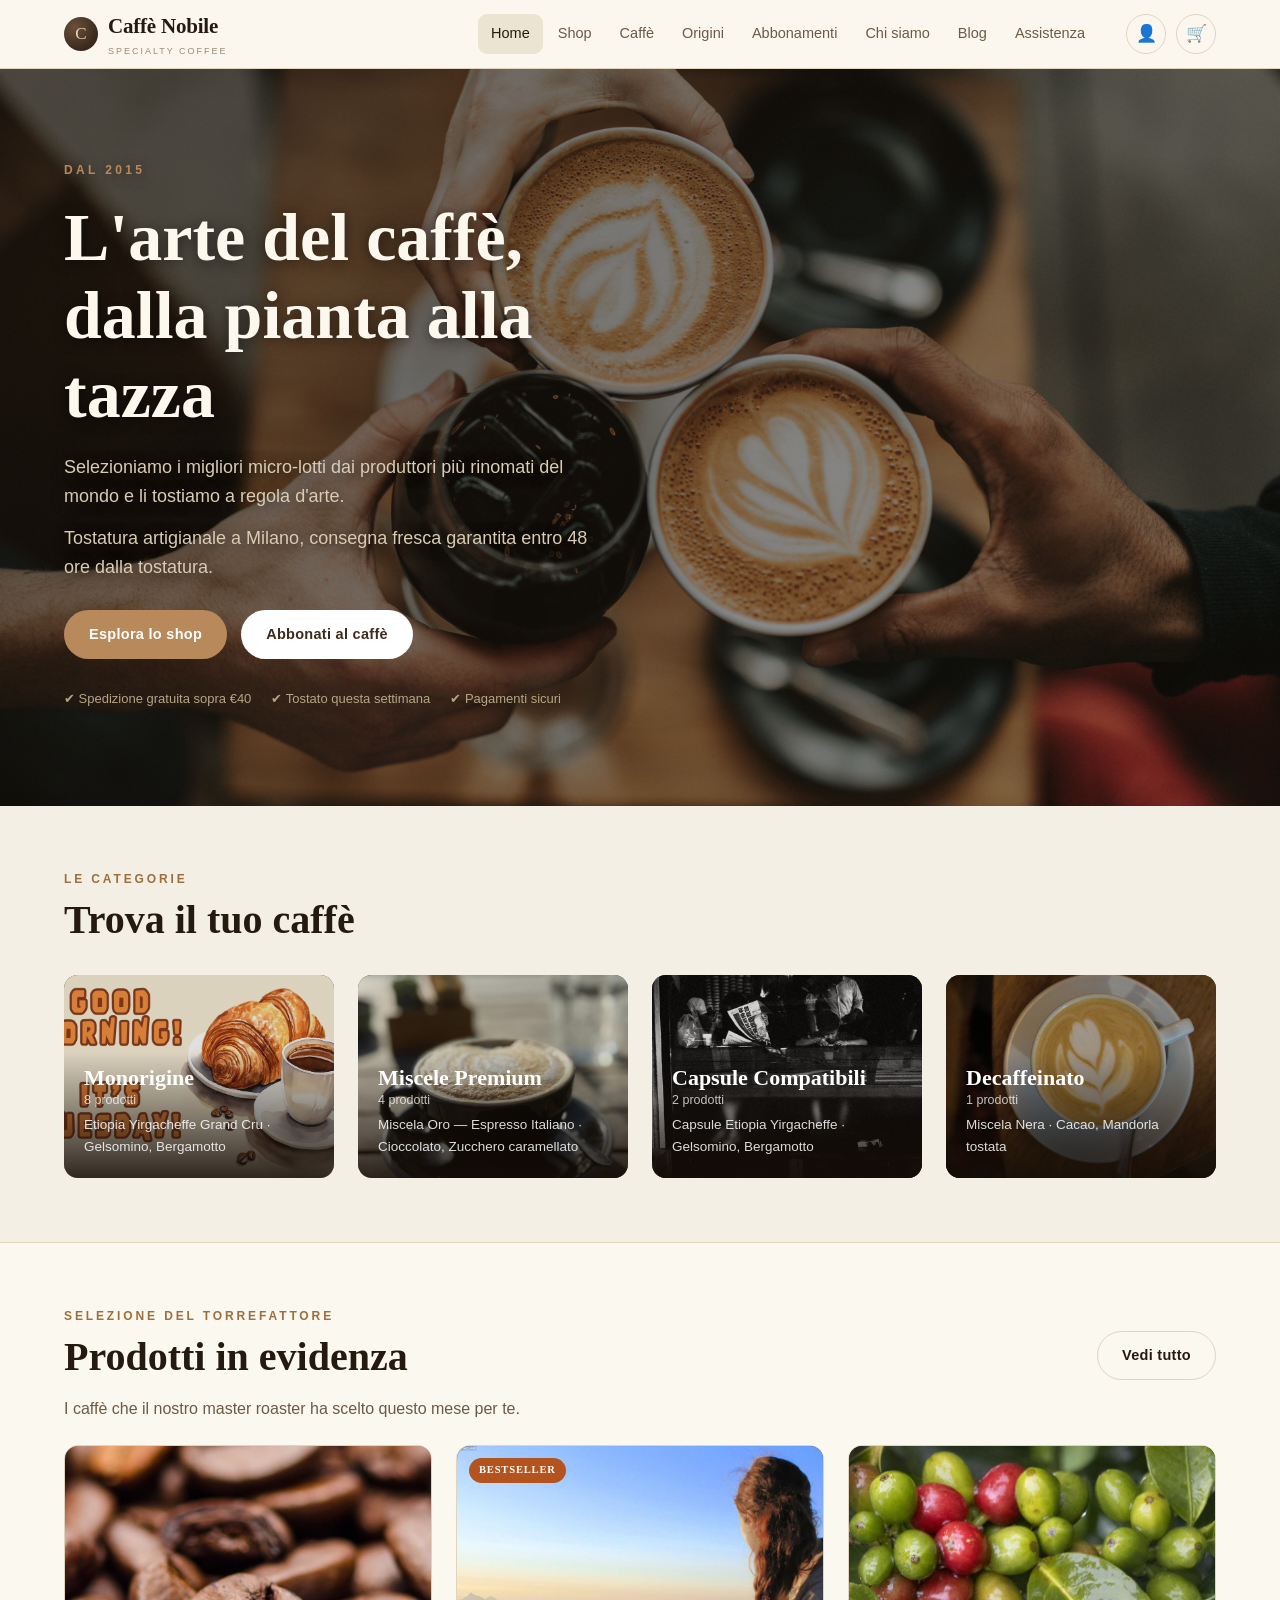
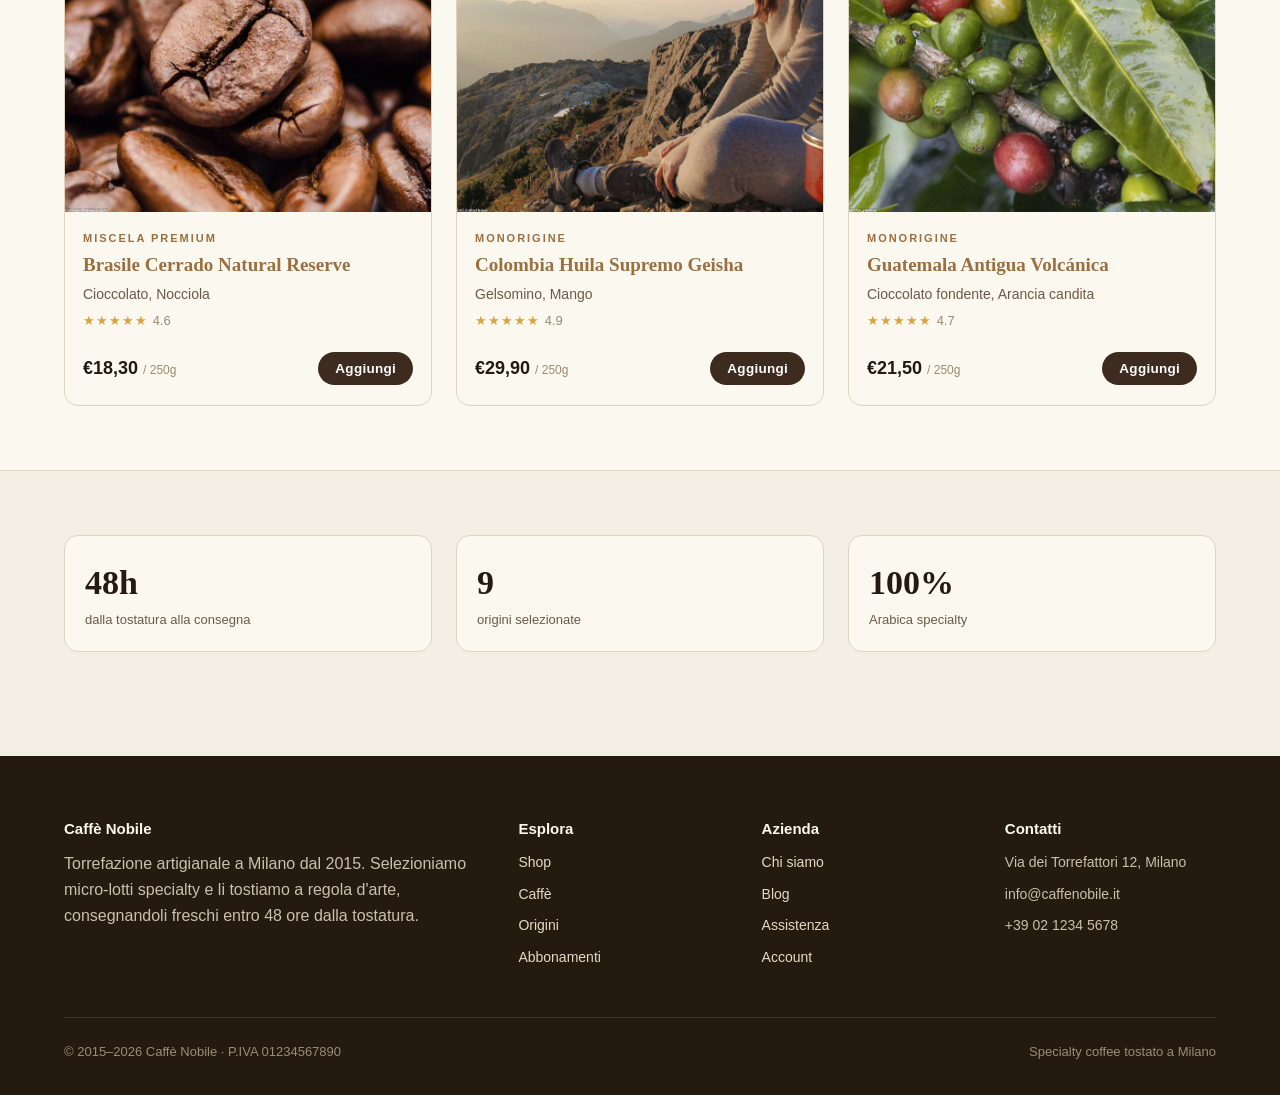
<file: caffe-nobile/index.html>
<!DOCTYPE html>
<html lang="it">
<head>
  <meta charset="UTF-8">
  <meta name="viewport" content="width=device-width, initial-scale=1.0">
  <title>Caffè Nobile — Specialty Coffee</title>
  <meta name="description" content="Caffè specialty tostato artigianalmente a Milano. Micro-lotti selezionati, consegna fresca entro 48 ore dalla tostatura.">
  <link rel="stylesheet" href="assets/css/design-system.css">
</head>
<body>
  <header class="site-header">
    <div class="container header-inner">
      <a class="brand" href="index.html">
        <span class="brand-mark">C</span>
        <span>
          <span class="brand-name">Caffè Nobile</span>
          <span class="brand-tag">Specialty Coffee</span>
        </span>
      </a>
      <nav class="nav">
        <a href="index.html" class="active">Home</a>
        <a href="shop.html">Shop</a>
        <a href="caffe.html">Caffè</a>
        <a href="origini.html">Origini</a>
        <a href="abbonamenti.html">Abbonamenti</a>
        <a href="chi-siamo.html">Chi siamo</a>
        <a href="blog.html">Blog</a>
        <a href="assistenza.html">Assistenza</a>
      </nav>
      <div class="header-actions">
        <a href="account.html" class="icon-btn" title="Account">👤</a>
        <a href="cart.html" class="icon-btn" title="Carrello">🛒<span class="cart-count" data-cart-count style="display:none">0</span></a>
        <button class="nav-toggle" aria-label="Menu">☰</button>
      </div>
    </div>
  </header>

  <section class="hero">
    <div class="container">
      <div class="hero-kicker">Dal 2015</div>
      <h1>L'arte del caffè,<br>dalla pianta alla tazza</h1>
      <p>Selezioniamo i migliori micro-lotti dai produttori più rinomati del mondo e li tostiamo a regola d'arte.</p>
      <p>Tostatura artigianale a Milano, consegna fresca garantita entro 48 ore dalla tostatura.</p>
      <div class="hero-actions">
        <a href="shop.html" class="btn btn-accent">Esplora lo shop</a>
        <a href="abbonamenti.html" class="btn btn-light">Abbonati al caffè</a>
      </div>
      <div class="hero-note">
        <span>✔ Spedizione gratuita sopra €40</span>
        <span>✔ Tostato questa settimana</span>
        <span>✔ Pagamenti sicuri</span>
      </div>
    </div>
  </section>

  <section class="section">
    <div class="container">
      <div class="section-head">
        <div>
          <div class="section-kicker">Le categorie</div>
          <h2>Trova il tuo caffè</h2>
        </div>
      </div>
      <div class="grid grid-4" id="categories"></div>
    </div>
  </section>

  <section class="section section-alt">
    <div class="container">
      <div class="section-head">
        <div>
          <div class="section-kicker">Selezione del torrefattore</div>
          <h2>Prodotti in evidenza</h2>
        </div>
        <a href="shop.html" class="btn btn-ghost">Vedi tutto</a>
      </div>
      <p class="section-sub" style="margin-top:-16px; margin-bottom:24px;">I caffè che il nostro master roaster ha scelto questo mese per te.</p>
      <div class="grid grid-3" id="featured"></div>
    </div>
  </section>

  <section class="section">
    <div class="container">
      <div class="grid grid-3">
        <div class="stat">
          <div class="stat-num">48h</div>
          <div class="stat-label">dalla tostatura alla consegna</div>
        </div>
        <div class="stat">
          <div class="stat-num">9</div>
          <div class="stat-label">origini selezionate</div>
        </div>
        <div class="stat">
          <div class="stat-num">100%</div>
          <div class="stat-label">Arabica specialty</div>
        </div>
      </div>
    </div>
  </section>

  <footer class="footer">
    <div class="container">
      <div class="footer-grid">
        <div>
          <h4>Caffè Nobile</h4>
          <p>Torrefazione artigianale a Milano dal 2015. Selezioniamo micro-lotti specialty e li tostiamo a regola d'arte, consegnandoli freschi entro 48 ore dalla tostatura.</p>
        </div>
        <div>
          <h4>Esplora</h4>
          <ul>
            <li><a href="shop.html">Shop</a></li>
            <li><a href="caffe.html">Caffè</a></li>
            <li><a href="origini.html">Origini</a></li>
            <li><a href="abbonamenti.html">Abbonamenti</a></li>
          </ul>
        </div>
        <div>
          <h4>Azienda</h4>
          <ul>
            <li><a href="chi-siamo.html">Chi siamo</a></li>
            <li><a href="blog.html">Blog</a></li>
            <li><a href="assistenza.html">Assistenza</a></li>
            <li><a href="account.html">Account</a></li>
          </ul>
        </div>
        <div>
          <h4>Contatti</h4>
          <ul>
            <li>Via dei Torrefattori 12, Milano</li>
            <li>info@caffenobile.it</li>
            <li>+39 02 1234 5678</li>
          </ul>
        </div>
      </div>
      <div class="footer-bottom">
        <span>© 2015–2026 Caffè Nobile · P.IVA 01234567890</span>
        <span>Specialty coffee tostato a Milano</span>
      </div>
    </div>
  </footer>

  <script src="assets/js/catalog.js"></script>
  <script src="assets/js/main.js"></script>
  <script>
    const CATS = [
      { name: "Monorigine", count: 8, rep: "Etiopia Yirgacheffe Grand Cru", sub: "Gelsomino, Bergamotto", img: "assets/img/cat-monorigine.jpg", link: "shop.html?cat=Monorigine" },
      { name: "Miscele Premium", count: 4, rep: "Miscela Oro — Espresso Italiano", sub: "Cioccolato, Zucchero caramellato", img: "assets/img/cat-miscela.jpg", link: "shop.html?cat=Miscela Premium" },
      { name: "Capsule Compatibili", count: 2, rep: "Capsule Etiopia Yirgacheffe", sub: "Gelsomino, Bergamotto", img: "assets/img/cat-capsule.jpg", link: "shop.html?cat=Capsule" },
      { name: "Decaffeinato", count: 1, rep: "Miscela Nera", sub: "Cacao, Mandorla tostata", img: "assets/img/cat-decaf.jpg", link: "shop.html?cat=Decaffeinato" },
    ];
    document.getElementById("categories").innerHTML = CATS.map(c => `
      <a class="cat-tile" href="${c.link}">
        <img src="${c.img}" alt="${c.name}" loading="lazy">
        <h3 class="cat-name">${c.name}</h3>
        <span class="cat-count">${c.count} prodotti</span>
        <p class="cat-desc">${c.rep} · ${c.sub}</p>
      </a>`).join("");

    const featuredIds = ["brasile-cerrado", "colombia-huila", "guatemala-antigua"];
    renderProducts(document.getElementById("featured"), featuredIds.map(findProduct));
  </script>
</body>
</html>
</file>
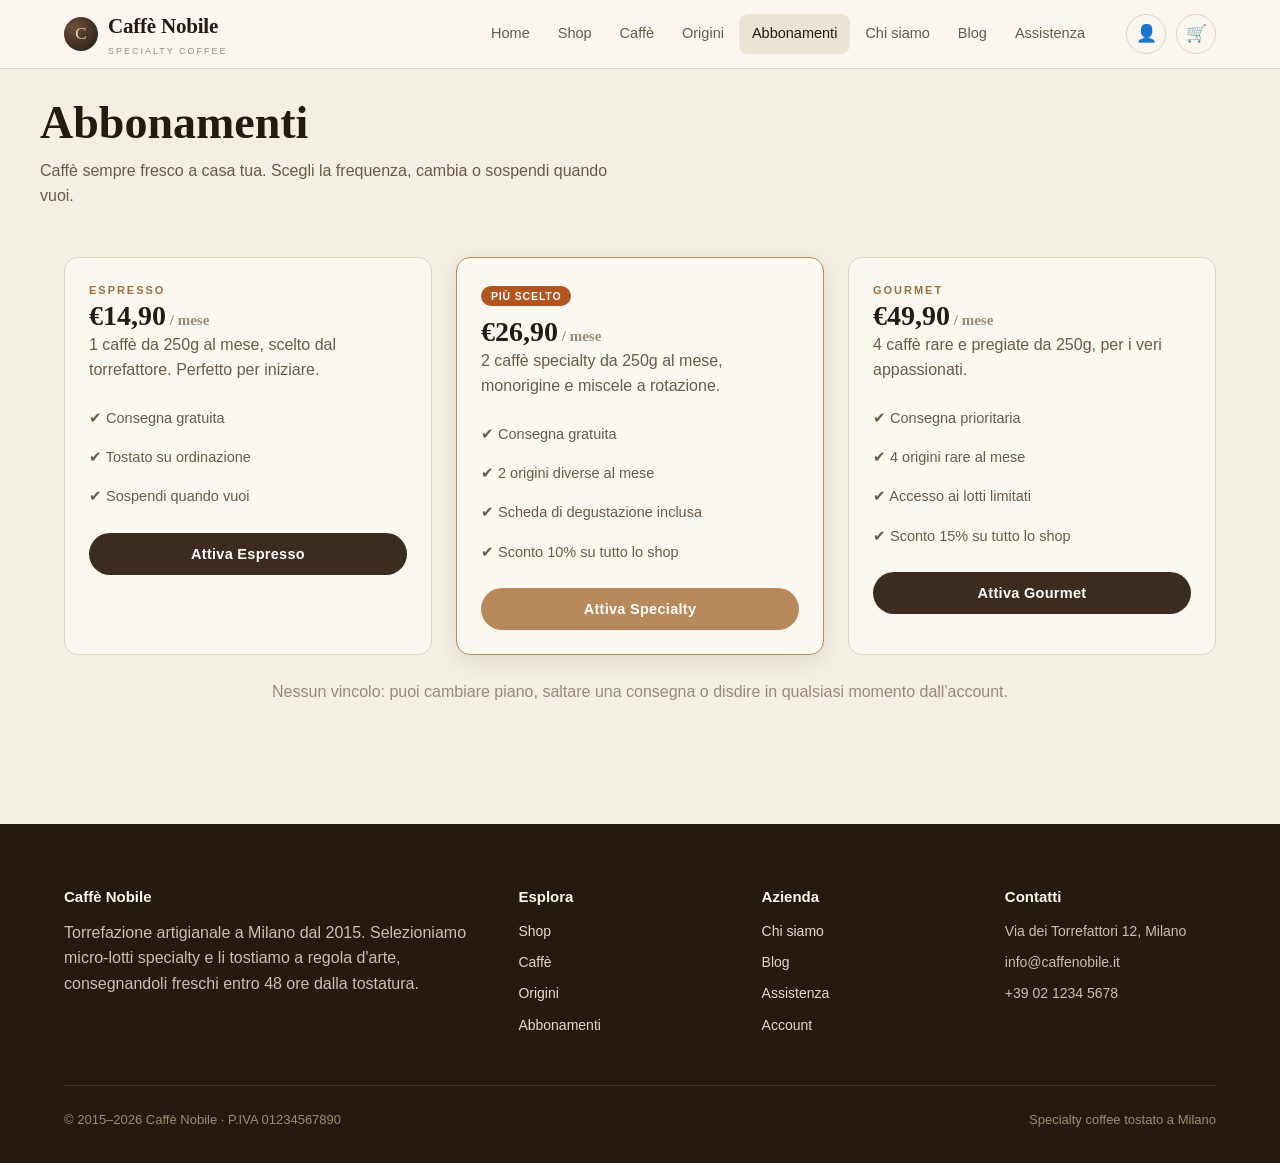
<file: caffe-nobile/abbonamenti.html>
<!DOCTYPE html>
<html lang="it">
<head>
  <meta charset="UTF-8">
  <meta name="viewport" content="width=device-width, initial-scale=1.0">
  <title>Abbonamenti — Caffè Nobile</title>
  <link rel="stylesheet" href="assets/css/design-system.css">
</head>
<body>
  <header class="site-header">
    <div class="container header-inner">
      <a class="brand" href="index.html">
        <span class="brand-mark">C</span>
        <span>
          <span class="brand-name">Caffè Nobile</span>
          <span class="brand-tag">Specialty Coffee</span>
        </span>
      </a>
      <nav class="nav">
        <a href="index.html">Home</a>
        <a href="shop.html">Shop</a>
        <a href="caffe.html">Caffè</a>
        <a href="origini.html">Origini</a>
        <a href="abbonamenti.html" class="active">Abbonamenti</a>
        <a href="chi-siamo.html">Chi siamo</a>
        <a href="blog.html">Blog</a>
        <a href="assistenza.html">Assistenza</a>
      </nav>
      <div class="header-actions">
        <a href="account.html" class="icon-btn" title="Account">👤</a>
        <a href="cart.html" class="icon-btn" title="Carrello">🛒<span class="cart-count" data-cart-count style="display:none">0</span></a>
        <button class="nav-toggle" aria-label="Menu">☰</button>
      </div>
    </div>
  </header>

  <div class="container page-head">
    <h1>Abbonamenti</h1>
    <p>Caffè sempre fresco a casa tua. Scegli la frequenza, cambia o sospendi quando vuoi.</p>
  </div>

  <section class="section" style="padding-top:24px;">
    <div class="container">
      <div class="grid grid-3">
        <div class="panel">
          <div class="product-cat">Espresso</div>
          <h2 style="font-size:28px;">€14,90<span style="font-size:15px; color:var(--ink-faint);"> / mese</span></h2>
          <p style="color:var(--ink-soft);">1 caffè da 250g al mese, scelto dal torrefattore. Perfetto per iniziare.</p>
          <div style="margin:16px 0;">
            <div class="summary-line"><span>✔ Consegna gratuita</span></div>
            <div class="summary-line"><span>✔ Tostato su ordinazione</span></div>
            <div class="summary-line"><span>✔ Sospendi quando vuoi</span></div>
          </div>
          <button class="btn btn-primary btn-block" onclick="addToCart('miscela-casa', 1)">Attiva Espresso</button>
        </div>
        <div class="panel" style="border-color:var(--accent); box-shadow:var(--shadow-md);">
          <span class="product-badge bestseller" style="position:static;">Più scelto</span>
          <h2 style="font-size:28px; margin-top:8px;">€26,90<span style="font-size:15px; color:var(--ink-faint);"> / mese</span></h2>
          <p style="color:var(--ink-soft);">2 caffè specialty da 250g al mese, monorigine e miscele a rotazione.</p>
          <div style="margin:16px 0;">
            <div class="summary-line"><span>✔ Consegna gratuita</span></div>
            <div class="summary-line"><span>✔ 2 origini diverse al mese</span></div>
            <div class="summary-line"><span>✔ Scheda di degustazione inclusa</span></div>
            <div class="summary-line"><span>✔ Sconto 10% su tutto lo shop</span></div>
          </div>
          <button class="btn btn-accent btn-block" onclick="addToCart('colombia-huila', 1)">Attiva Specialty</button>
        </div>
        <div class="panel">
          <div class="product-cat">Gourmet</div>
          <h2 style="font-size:28px;">€49,90<span style="font-size:15px; color:var(--ink-faint);"> / mese</span></h2>
          <p style="color:var(--ink-soft);">4 caffè rare e pregiate da 250g, per i veri appassionati.</p>
          <div style="margin:16px 0;">
            <div class="summary-line"><span>✔ Consegna prioritaria</span></div>
            <div class="summary-line"><span>✔ 4 origini rare al mese</span></div>
            <div class="summary-line"><span>✔ Accesso ai lotti limitati</span></div>
            <div class="summary-line"><span>✔ Sconto 15% su tutto lo shop</span></div>
          </div>
          <button class="btn btn-primary btn-block" onclick="addToCart('giappone-okinawa', 1)">Attiva Gourmet</button>
        </div>
      </div>
      <p style="text-align:center; color:var(--ink-faint); margin-top:24px;">Nessun vincolo: puoi cambiare piano, saltare una consegna o disdire in qualsiasi momento dall'account.</p>
    </div>
  </section>

  <footer class="footer">
    <div class="container">
      <div class="footer-grid">
        <div>
          <h4>Caffè Nobile</h4>
          <p>Torrefazione artigianale a Milano dal 2015. Selezioniamo micro-lotti specialty e li tostiamo a regola d'arte, consegnandoli freschi entro 48 ore dalla tostatura.</p>
        </div>
        <div>
          <h4>Esplora</h4>
          <ul>
            <li><a href="shop.html">Shop</a></li>
            <li><a href="caffe.html">Caffè</a></li>
            <li><a href="origini.html">Origini</a></li>
            <li><a href="abbonamenti.html">Abbonamenti</a></li>
          </ul>
        </div>
        <div>
          <h4>Azienda</h4>
          <ul>
            <li><a href="chi-siamo.html">Chi siamo</a></li>
            <li><a href="blog.html">Blog</a></li>
            <li><a href="assistenza.html">Assistenza</a></li>
            <li><a href="account.html">Account</a></li>
          </ul>
        </div>
        <div>
          <h4>Contatti</h4>
          <ul>
            <li>Via dei Torrefattori 12, Milano</li>
            <li>info@caffenobile.it</li>
            <li>+39 02 1234 5678</li>
          </ul>
        </div>
      </div>
      <div class="footer-bottom">
        <span>© 2015–2026 Caffè Nobile · P.IVA 01234567890</span>
        <span>Specialty coffee tostato a Milano</span>
      </div>
    </div>
  </footer>

  <script src="assets/js/catalog.js"></script>
  <script src="assets/js/main.js"></script>
</body>
</html>
</file>
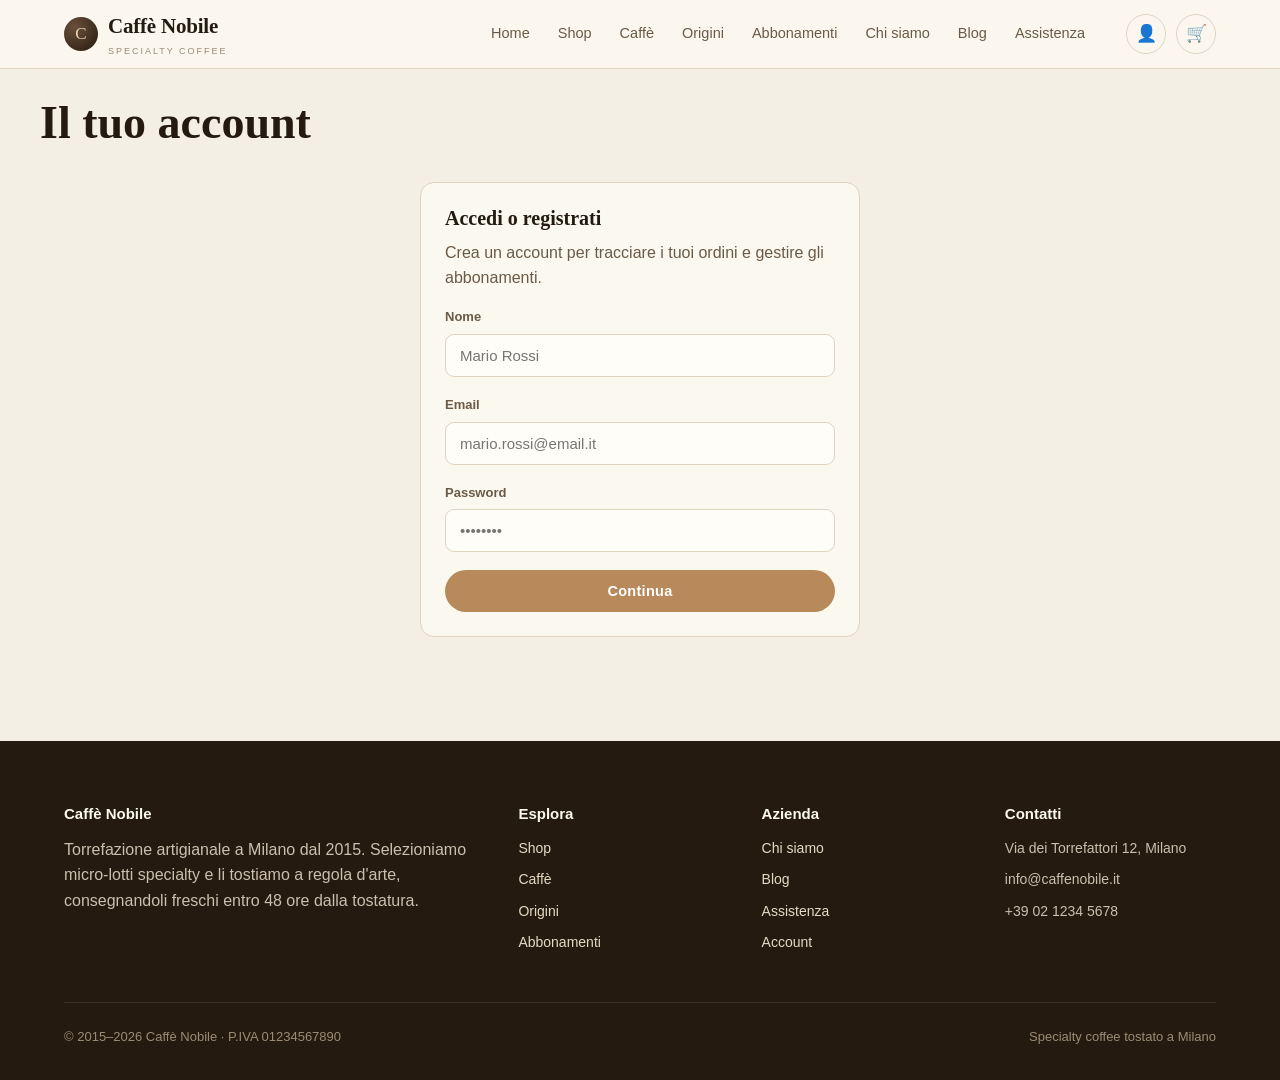
<file: caffe-nobile/account.html>
<!DOCTYPE html>
<html lang="it">
<head>
  <meta charset="UTF-8">
  <meta name="viewport" content="width=device-width, initial-scale=1.0">
  <title>Account — Caffè Nobile</title>
  <link rel="stylesheet" href="assets/css/design-system.css">
</head>
<body>
  <header class="site-header">
    <div class="container header-inner">
      <a class="brand" href="index.html">
        <span class="brand-mark">C</span>
        <span>
          <span class="brand-name">Caffè Nobile</span>
          <span class="brand-tag">Specialty Coffee</span>
        </span>
      </a>
      <nav class="nav">
        <a href="index.html">Home</a>
        <a href="shop.html">Shop</a>
        <a href="caffe.html">Caffè</a>
        <a href="origini.html">Origini</a>
        <a href="abbonamenti.html">Abbonamenti</a>
        <a href="chi-siamo.html">Chi siamo</a>
        <a href="blog.html">Blog</a>
        <a href="assistenza.html">Assistenza</a>
      </nav>
      <div class="header-actions">
        <a href="account.html" class="icon-btn" title="Account">👤</a>
        <a href="cart.html" class="icon-btn" title="Carrello">🛒<span class="cart-count" data-cart-count style="display:none">0</span></a>
        <button class="nav-toggle" aria-label="Menu">☰</button>
      </div>
    </div>
  </header>

  <div class="container page-head">
    <h1>Il tuo account</h1>
  </div>

  <section class="section" style="padding-top:16px;">
    <div class="container" id="account-root"></div>
  </section>

  <footer class="footer">
    <div class="container">
      <div class="footer-grid">
        <div>
          <h4>Caffè Nobile</h4>
          <p>Torrefazione artigianale a Milano dal 2015. Selezioniamo micro-lotti specialty e li tostiamo a regola d'arte, consegnandoli freschi entro 48 ore dalla tostatura.</p>
        </div>
        <div>
          <h4>Esplora</h4>
          <ul>
            <li><a href="shop.html">Shop</a></li>
            <li><a href="caffe.html">Caffè</a></li>
            <li><a href="origini.html">Origini</a></li>
            <li><a href="abbonamenti.html">Abbonamenti</a></li>
          </ul>
        </div>
        <div>
          <h4>Azienda</h4>
          <ul>
            <li><a href="chi-siamo.html">Chi siamo</a></li>
            <li><a href="blog.html">Blog</a></li>
            <li><a href="assistenza.html">Assistenza</a></li>
            <li><a href="account.html">Account</a></li>
          </ul>
        </div>
        <div>
          <h4>Contatti</h4>
          <ul>
            <li>Via dei Torrefattori 12, Milano</li>
            <li>info@caffenobile.it</li>
            <li>+39 02 1234 5678</li>
          </ul>
        </div>
      </div>
      <div class="footer-bottom">
        <span>© 2015–2026 Caffè Nobile · P.IVA 01234567890</span>
        <span>Specialty coffee tostato a Milano</span>
      </div>
    </div>
  </footer>

  <script src="assets/js/catalog.js"></script>
  <script src="assets/js/main.js"></script>
  <script>
    const root = document.getElementById("account-root");
    const user = localStorage.getItem("caffe-nobile-user");

    function login(e) {
      e.preventDefault();
      const name = document.getElementById("login-name").value.trim();
      const email = document.getElementById("login-email").value.trim();
      localStorage.setItem("caffe-nobile-user", JSON.stringify({ name, email }));
      location.reload();
      return false;
    }
    function logout() {
      localStorage.removeItem("caffe-nobile-user");
      location.reload();
    }

    if (!user) {
      root.innerHTML = `
        <div style="max-width:440px; margin:0 auto;">
          <div class="panel">
            <h3>Accedi o registrati</h3>
            <p style="color:var(--ink-soft);">Crea un account per tracciare i tuoi ordini e gestire gli abbonamenti.</p>
            <form onsubmit="return login(event)">
              <div class="field"><label>Nome</label><input id="login-name" required placeholder="Mario Rossi"></div>
              <div class="field"><label>Email</label><input id="login-email" type="email" required placeholder="mario.rossi@email.it"></div>
              <div class="field"><label>Password</label><input type="password" required placeholder="••••••••"></div>
              <button type="submit" class="btn btn-accent btn-block">Continua</button>
            </form>
          </div>
        </div>`;
    } else {
      const u = JSON.parse(user);
      root.innerHTML = `
        <div class="grid grid-3">
          <div class="stat"><div class="stat-num">3</div><div class="stat-label">Ordini</div></div>
          <div class="stat"><div class="stat-num">€47,20</div><div class="stat-label">Speso quest'anno</div></div>
          <div class="stat"><div class="stat-num">1</div><div class="stat-label">Abbonamento attivo</div></div>
        </div>
        <div class="panel" style="margin-top:24px;">
          <div style="display:flex; justify-content:space-between; align-items:center; gap:16px; flex-wrap:wrap;">
            <div>
              <h3>Benvenuto, ${u.name}</h3>
              <p style="margin:0; color:var(--ink-soft);">${u.email}</p>
            </div>
            <button class="btn btn-ghost btn-sm" onclick="logout()">Esci</button>
          </div>
        </div>
        <div class="panel" style="margin-top:24px;">
          <h3>I tuoi ordini</h3>
          <div style="overflow-x:auto;">
            <table class="table">
              <thead><tr><th>Ordine</th><th>Data</th><th>Prodotti</th><th>Totale</th><th>Stato</th></tr></thead>
              <tbody>
                <tr><td>#CN-1042</td><td>28/08/2026</td><td>Miscela Oro × 2</td><td>€39,80</td><td><span class="badge-dot" style="background:var(--success)"></span>Consegnato</td></tr>
                <tr><td>#CN-1018</td><td>12/08/2026</td><td>Etiopia Yirgacheffe, Brasile Cerrado</td><td>€43,20</td><td><span class="badge-dot" style="background:var(--success)"></span>Consegnato</td></tr>
                <tr><td>#CN-0993</td><td>01/07/2026</td><td>Colombia Huila Geisha</td><td>€29,90</td><td><span class="badge-dot" style="background:var(--star)"></span>Spedito</td></tr>
              </tbody>
            </table>
          </div>
        </div>`;
    }
  </script>
</body>
</html>
</file>
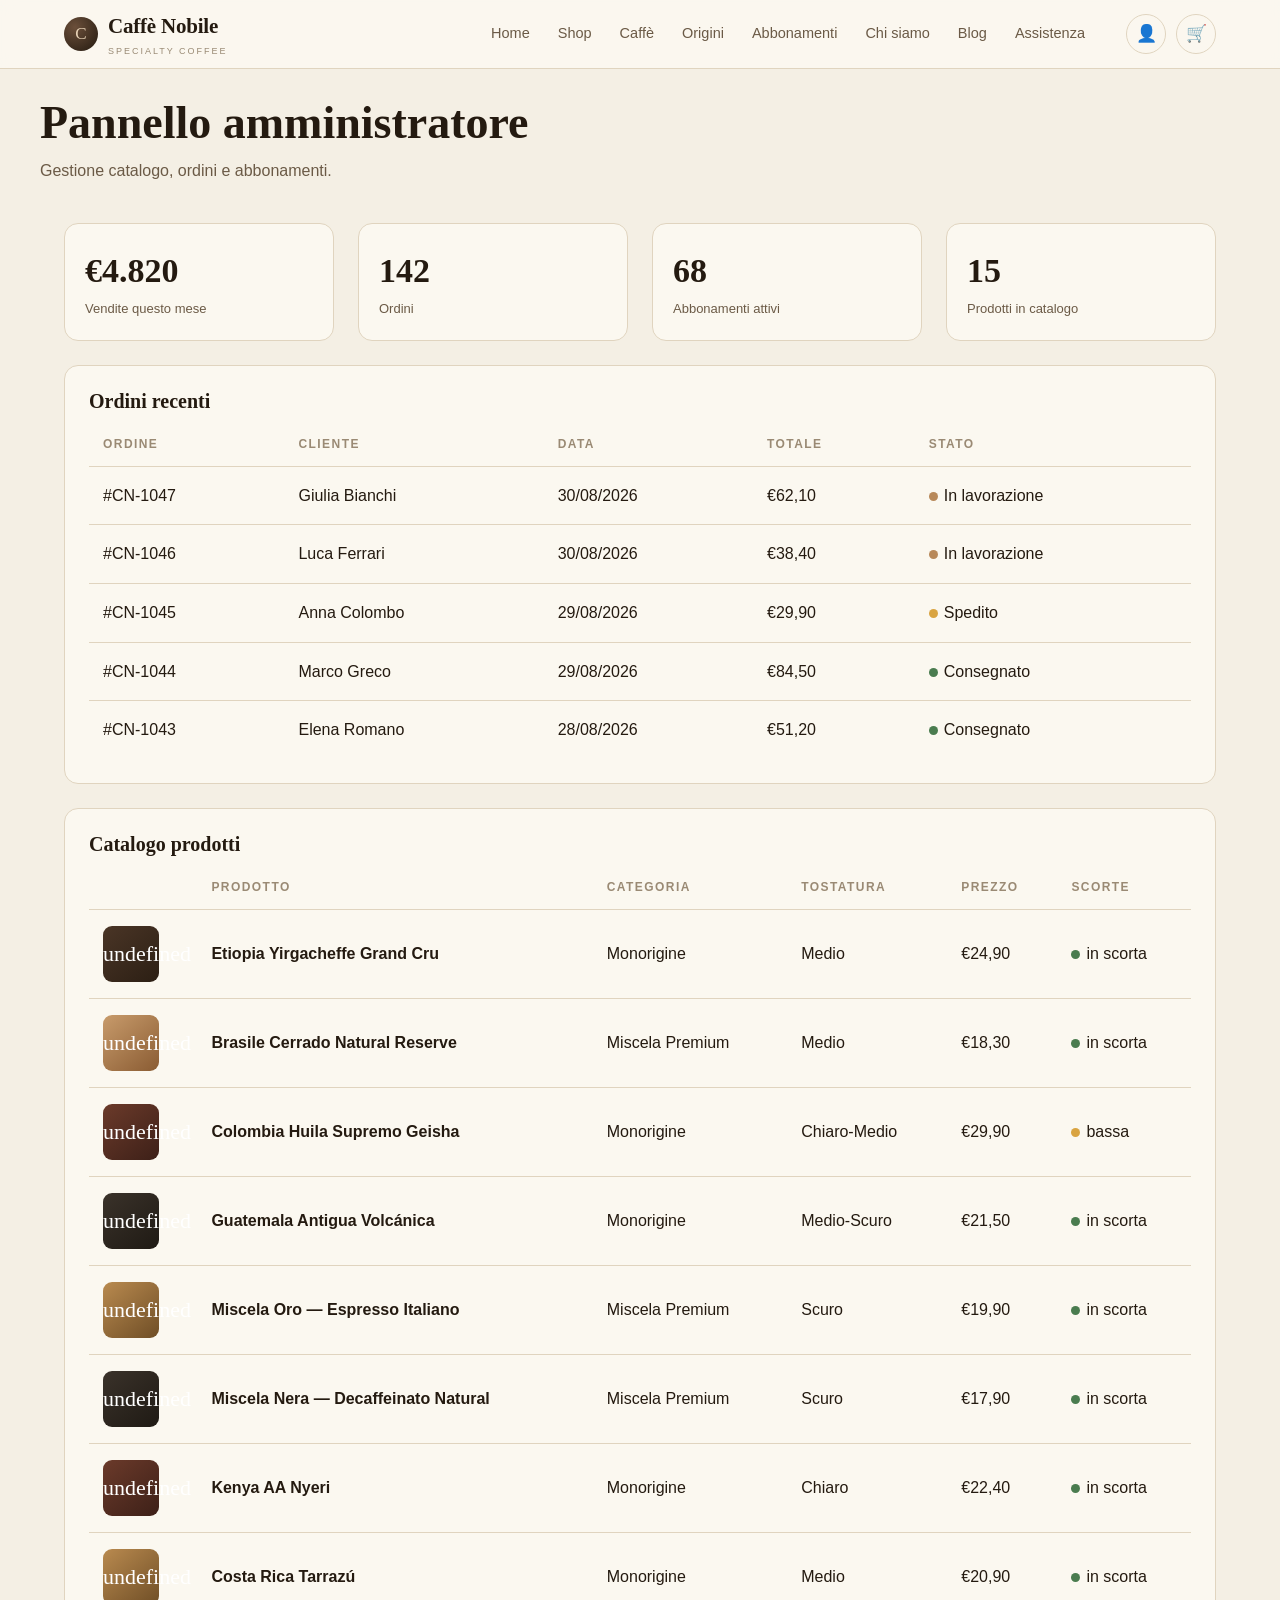
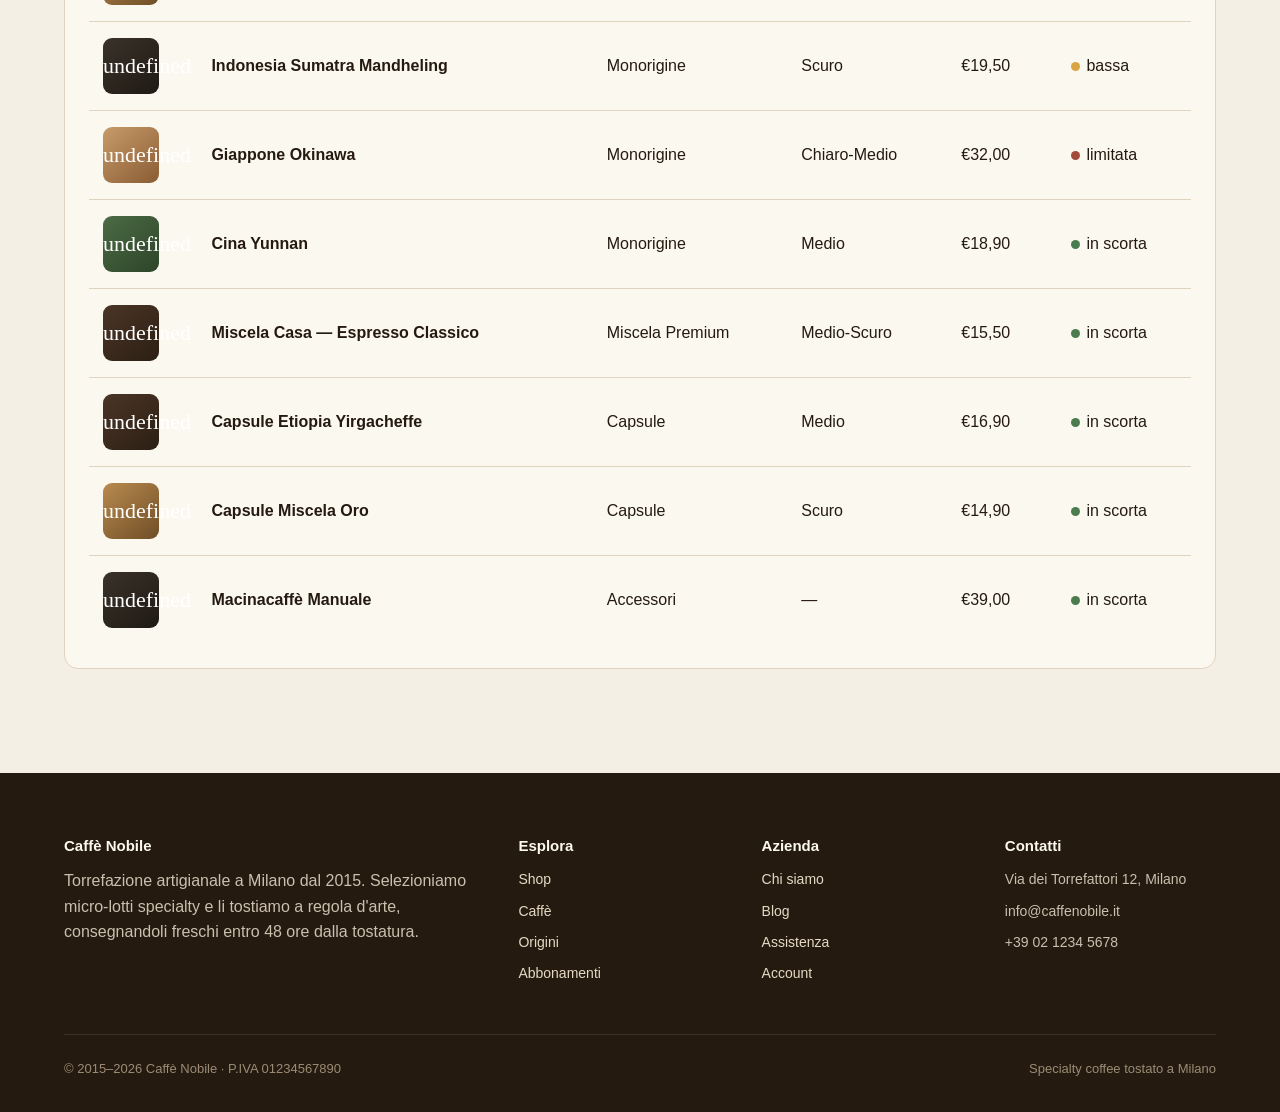
<file: caffe-nobile/admin.html>
<!DOCTYPE html>
<html lang="it">
<head>
  <meta charset="UTF-8">
  <meta name="viewport" content="width=device-width, initial-scale=1.0">
  <title>Admin — Caffè Nobile</title>
  <link rel="stylesheet" href="assets/css/design-system.css">
</head>
<body>
  <header class="site-header">
    <div class="container header-inner">
      <a class="brand" href="index.html">
        <span class="brand-mark">C</span>
        <span>
          <span class="brand-name">Caffè Nobile</span>
          <span class="brand-tag">Specialty Coffee</span>
        </span>
      </a>
      <nav class="nav">
        <a href="index.html">Home</a>
        <a href="shop.html">Shop</a>
        <a href="caffe.html">Caffè</a>
        <a href="origini.html">Origini</a>
        <a href="abbonamenti.html">Abbonamenti</a>
        <a href="chi-siamo.html">Chi siamo</a>
        <a href="blog.html">Blog</a>
        <a href="assistenza.html">Assistenza</a>
      </nav>
      <div class="header-actions">
        <a href="account.html" class="icon-btn" title="Account">👤</a>
        <a href="cart.html" class="icon-btn" title="Carrello">🛒<span class="cart-count" data-cart-count style="display:none">0</span></a>
        <button class="nav-toggle" aria-label="Menu">☰</button>
      </div>
    </div>
  </header>

  <div class="container page-head">
    <h1>Pannello amministratore</h1>
    <p>Gestione catalogo, ordini e abbonamenti.</p>
  </div>

  <section class="section" style="padding-top:16px;">
    <div class="container">
      <div class="grid grid-4">
        <div class="stat"><div class="stat-num">€4.820</div><div class="stat-label">Vendite questo mese</div></div>
        <div class="stat"><div class="stat-num">142</div><div class="stat-label">Ordini</div></div>
        <div class="stat"><div class="stat-num">68</div><div class="stat-label">Abbonamenti attivi</div></div>
        <div class="stat"><div class="stat-num">15</div><div class="stat-label">Prodotti in catalogo</div></div>
      </div>

      <div class="panel" style="margin-top:24px;">
        <h3>Ordini recenti</h3>
        <div style="overflow-x:auto;">
          <table class="table">
            <thead><tr><th>Ordine</th><th>Cliente</th><th>Data</th><th>Totale</th><th>Stato</th></tr></thead>
            <tbody>
              <tr><td>#CN-1047</td><td>Giulia Bianchi</td><td>30/08/2026</td><td>€62,10</td><td><span class="badge-dot" style="background:var(--accent)"></span>In lavorazione</td></tr>
              <tr><td>#CN-1046</td><td>Luca Ferrari</td><td>30/08/2026</td><td>€38,40</td><td><span class="badge-dot" style="background:var(--accent)"></span>In lavorazione</td></tr>
              <tr><td>#CN-1045</td><td>Anna Colombo</td><td>29/08/2026</td><td>€29,90</td><td><span class="badge-dot" style="background:var(--star)"></span>Spedito</td></tr>
              <tr><td>#CN-1044</td><td>Marco Greco</td><td>29/08/2026</td><td>€84,50</td><td><span class="badge-dot" style="background:var(--success)"></span>Consegnato</td></tr>
              <tr><td>#CN-1043</td><td>Elena Romano</td><td>28/08/2026</td><td>€51,20</td><td><span class="badge-dot" style="background:var(--success)"></span>Consegnato</td></tr>
            </tbody>
          </table>
        </div>
      </div>

      <div class="panel" style="margin-top:24px;">
        <h3>Catalogo prodotti</h3>
        <div style="overflow-x:auto;">
          <table class="table" id="admin-products">
            <thead><tr><th></th><th>Prodotto</th><th>Categoria</th><th>Tostatura</th><th>Prezzo</th><th>Scorte</th></tr></thead>
            <tbody></tbody>
          </table>
        </div>
      </div>
    </div>
  </section>

  <footer class="footer">
    <div class="container">
      <div class="footer-grid">
        <div>
          <h4>Caffè Nobile</h4>
          <p>Torrefazione artigianale a Milano dal 2015. Selezioniamo micro-lotti specialty e li tostiamo a regola d'arte, consegnandoli freschi entro 48 ore dalla tostatura.</p>
        </div>
        <div>
          <h4>Esplora</h4>
          <ul>
            <li><a href="shop.html">Shop</a></li>
            <li><a href="caffe.html">Caffè</a></li>
            <li><a href="origini.html">Origini</a></li>
            <li><a href="abbonamenti.html">Abbonamenti</a></li>
          </ul>
        </div>
        <div>
          <h4>Azienda</h4>
          <ul>
            <li><a href="chi-siamo.html">Chi siamo</a></li>
            <li><a href="blog.html">Blog</a></li>
            <li><a href="assistenza.html">Assistenza</a></li>
            <li><a href="account.html">Account</a></li>
          </ul>
        </div>
        <div>
          <h4>Contatti</h4>
          <ul>
            <li>Via dei Torrefattori 12, Milano</li>
            <li>info@caffenobile.it</li>
            <li>+39 02 1234 5678</li>
          </ul>
        </div>
      </div>
      <div class="footer-bottom">
        <span>© 2015–2026 Caffè Nobile · P.IVA 01234567890</span>
        <span>Specialty coffee tostato a Milano</span>
      </div>
    </div>
  </footer>

  <script src="assets/js/catalog.js"></script>
  <script src="assets/js/main.js"></script>
  <script>
    const stock = ["in scorta", "in scorta", "bassa", "in scorta", "in scorta", "in scorta", "in scorta", "in scorta", "bassa", "limitata", "in scorta", "in scorta", "in scorta", "in scorta", "in scorta"];
    document.querySelector("#admin-products tbody").innerHTML = PRODUCTS.map((p, i) => {
      const s = stock[i];
      const color = s === "in scorta" ? "var(--success)" : s === "bassa" ? "var(--star)" : "var(--danger)";
      return `<tr>
        <td><div class="thumb" style="background:${TONES[p.tone]}">${p.glyph}</div></td>
        <td><strong>${p.name}</strong></td>
        <td>${p.cat}</td>
        <td>${p.roast || "—"}</td>
        <td>${formatPrice(p.price)}</td>
        <td><span class="badge-dot" style="background:${color}"></span>${s}</td>
      </tr>`;
    }).join("");
  </script>
</body>
</html>
</file>
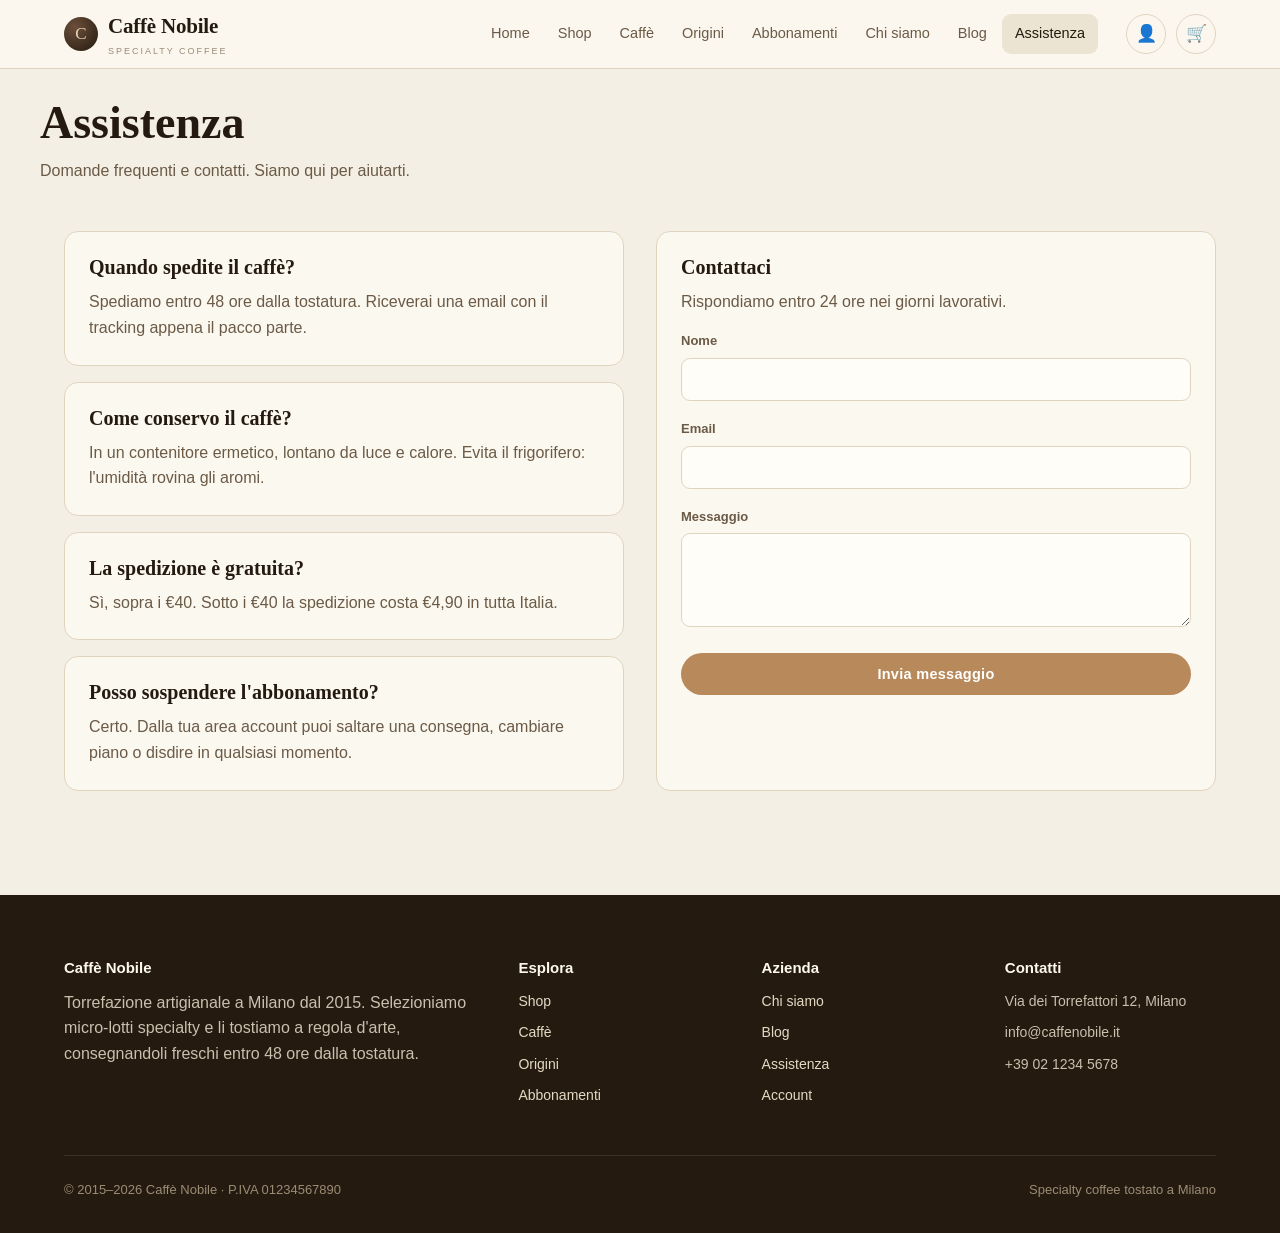
<file: caffe-nobile/assistenza.html>
<!DOCTYPE html>
<html lang="it">
<head>
  <meta charset="UTF-8">
  <meta name="viewport" content="width=device-width, initial-scale=1.0">
  <title>Assistenza — Caffè Nobile</title>
  <link rel="stylesheet" href="assets/css/design-system.css">
</head>
<body>
  <header class="site-header">
    <div class="container header-inner">
      <a class="brand" href="index.html">
        <span class="brand-mark">C</span>
        <span>
          <span class="brand-name">Caffè Nobile</span>
          <span class="brand-tag">Specialty Coffee</span>
        </span>
      </a>
      <nav class="nav">
        <a href="index.html">Home</a>
        <a href="shop.html">Shop</a>
        <a href="caffe.html">Caffè</a>
        <a href="origini.html">Origini</a>
        <a href="abbonamenti.html">Abbonamenti</a>
        <a href="chi-siamo.html">Chi siamo</a>
        <a href="blog.html">Blog</a>
        <a href="assistenza.html" class="active">Assistenza</a>
      </nav>
      <div class="header-actions">
        <a href="account.html" class="icon-btn" title="Account">👤</a>
        <a href="cart.html" class="icon-btn" title="Carrello">🛒<span class="cart-count" data-cart-count style="display:none">0</span></a>
        <button class="nav-toggle" aria-label="Menu">☰</button>
      </div>
    </div>
  </header>

  <div class="container page-head">
    <h1>Assistenza</h1>
    <p>Domande frequenti e contatti. Siamo qui per aiutarti.</p>
  </div>

  <section class="section" style="padding-top:24px;">
    <div class="container">
      <div style="display:grid; grid-template-columns: 1fr 1fr; gap:32px;" class="faq-wrap">
        <div>
          <div class="panel" style="margin-bottom:16px;"><h3>Quando spedite il caffè?</h3><p style="margin:0; color:var(--ink-soft);">Spediamo entro 48 ore dalla tostatura. Riceverai una email con il tracking appena il pacco parte.</p></div>
          <div class="panel" style="margin-bottom:16px;"><h3>Come conservo il caffè?</h3><p style="margin:0; color:var(--ink-soft);">In un contenitore ermetico, lontano da luce e calore. Evita il frigorifero: l'umidità rovina gli aromi.</p></div>
          <div class="panel" style="margin-bottom:16px;"><h3>La spedizione è gratuita?</h3><p style="margin:0; color:var(--ink-soft);">Sì, sopra i €40. Sotto i €40 la spedizione costa €4,90 in tutta Italia.</p></div>
          <div class="panel"><h3>Posso sospendere l'abbonamento?</h3><p style="margin:0; color:var(--ink-soft);">Certo. Dalla tua area account puoi saltare una consegna, cambiare piano o disdire in qualsiasi momento.</p></div>
        </div>
        <div class="panel">
          <h3>Contattaci</h3>
          <p style="color:var(--ink-soft);">Rispondiamo entro 24 ore nei giorni lavorativi.</p>
          <form onsubmit="return sendMsg(event)">
            <div class="field"><label>Nome</label><input id="c-name" required></div>
            <div class="field"><label>Email</label><input id="c-email" type="email" required></div>
            <div class="field"><label>Messaggio</label><textarea id="c-msg" rows="4" required></textarea></div>
            <button type="submit" class="btn btn-accent btn-block">Invia messaggio</button>
          </form>
        </div>
      </div>
    </div>
  </section>

  <footer class="footer">
    <div class="container">
      <div class="footer-grid">
        <div>
          <h4>Caffè Nobile</h4>
          <p>Torrefazione artigianale a Milano dal 2015. Selezioniamo micro-lotti specialty e li tostiamo a regola d'arte, consegnandoli freschi entro 48 ore dalla tostatura.</p>
        </div>
        <div>
          <h4>Esplora</h4>
          <ul>
            <li><a href="shop.html">Shop</a></li>
            <li><a href="caffe.html">Caffè</a></li>
            <li><a href="origini.html">Origini</a></li>
            <li><a href="abbonamenti.html">Abbonamenti</a></li>
          </ul>
        </div>
        <div>
          <h4>Azienda</h4>
          <ul>
            <li><a href="chi-siamo.html">Chi siamo</a></li>
            <li><a href="blog.html">Blog</a></li>
            <li><a href="assistenza.html">Assistenza</a></li>
            <li><a href="account.html">Account</a></li>
          </ul>
        </div>
        <div>
          <h4>Contatti</h4>
          <ul>
            <li>Via dei Torrefattori 12, Milano</li>
            <li>info@caffenobile.it</li>
            <li>+39 02 1234 5678</li>
          </ul>
        </div>
      </div>
      <div class="footer-bottom">
        <span>© 2015–2026 Caffè Nobile · P.IVA 01234567890</span>
        <span>Specialty coffee tostato a Milano</span>
      </div>
    </div>
  </footer>

  <script src="assets/js/catalog.js"></script>
  <script src="assets/js/main.js"></script>
  <script>
    function sendMsg(e) {
      e.preventDefault();
      toast("Messaggio inviato. Ti risponderemo entro 24 ore.");
      document.getElementById("c-name").value = "";
      document.getElementById("c-email").value = "";
      document.getElementById("c-msg").value = "";
      return false;
    }
  </script>
</body>
</html>
</file>
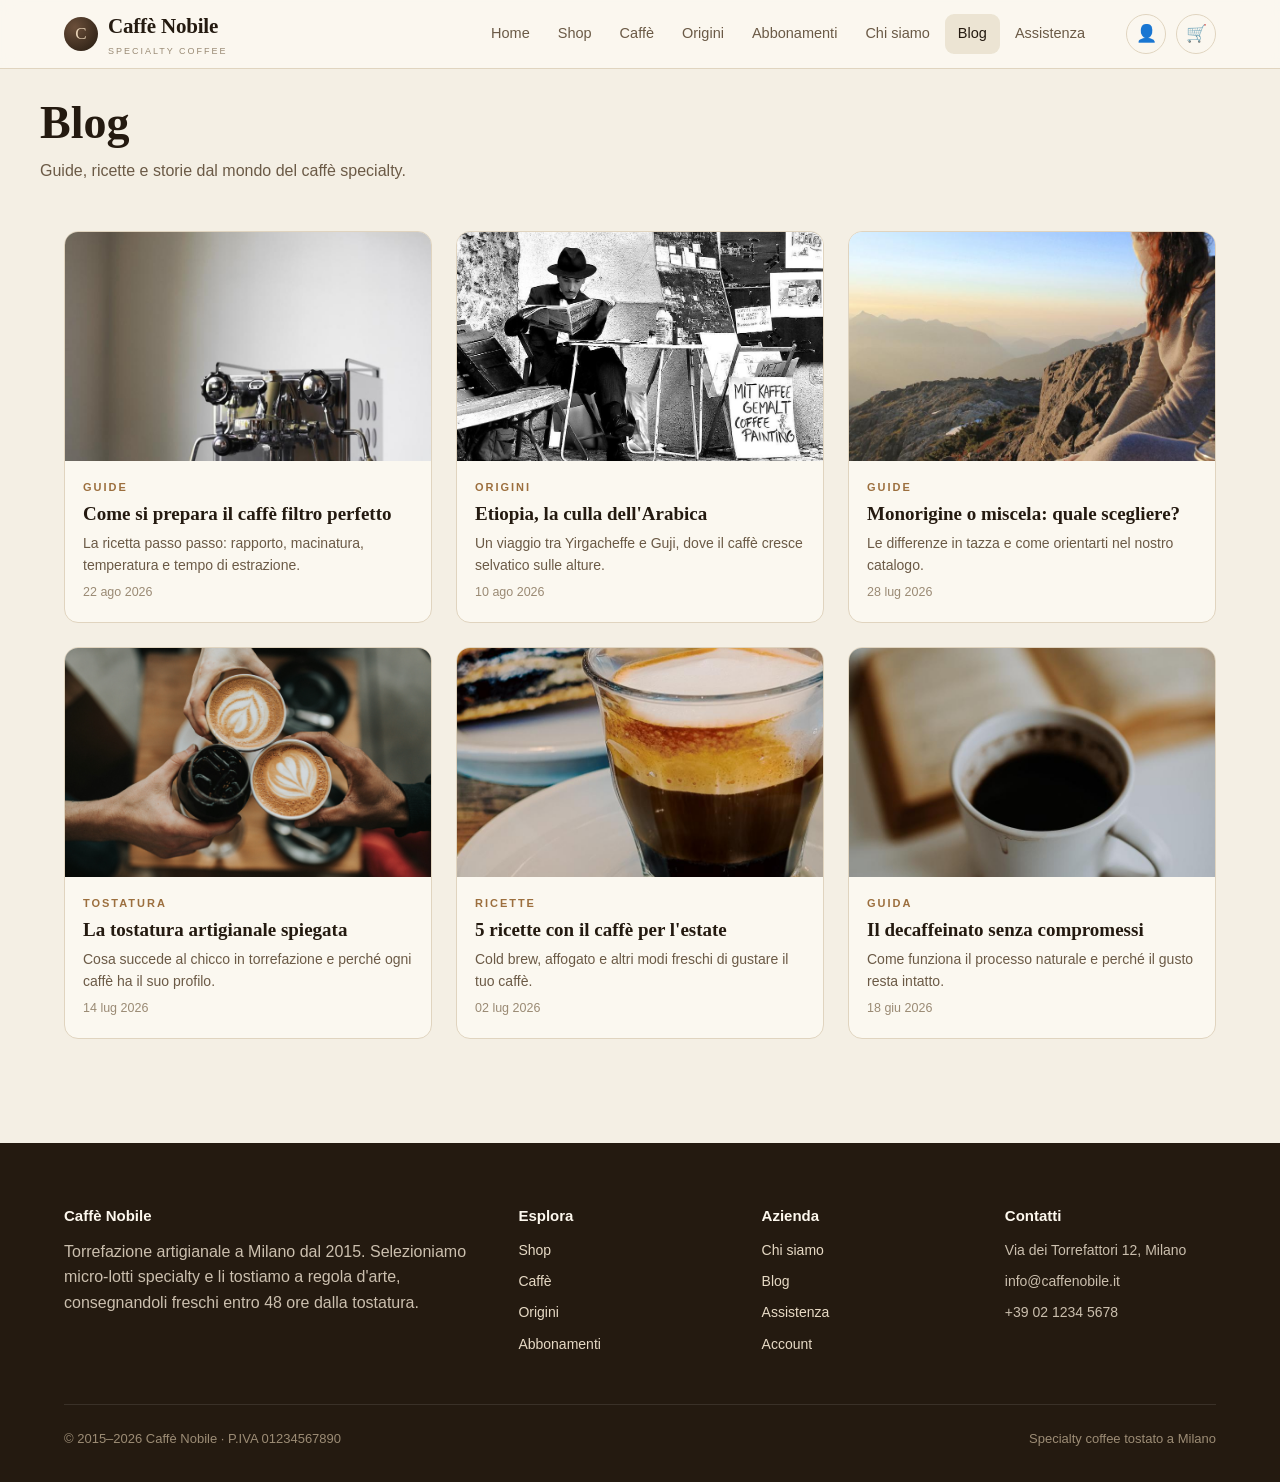
<file: caffe-nobile/blog.html>
<!DOCTYPE html>
<html lang="it">
<head>
  <meta charset="UTF-8">
  <meta name="viewport" content="width=device-width, initial-scale=1.0">
  <title>Blog — Caffè Nobile</title>
  <link rel="stylesheet" href="assets/css/design-system.css">
</head>
<body>
  <header class="site-header">
    <div class="container header-inner">
      <a class="brand" href="index.html">
        <span class="brand-mark">C</span>
        <span>
          <span class="brand-name">Caffè Nobile</span>
          <span class="brand-tag">Specialty Coffee</span>
        </span>
      </a>
      <nav class="nav">
        <a href="index.html">Home</a>
        <a href="shop.html">Shop</a>
        <a href="caffe.html">Caffè</a>
        <a href="origini.html">Origini</a>
        <a href="abbonamenti.html">Abbonamenti</a>
        <a href="chi-siamo.html">Chi siamo</a>
        <a href="blog.html" class="active">Blog</a>
        <a href="assistenza.html">Assistenza</a>
      </nav>
      <div class="header-actions">
        <a href="account.html" class="icon-btn" title="Account">👤</a>
        <a href="cart.html" class="icon-btn" title="Carrello">🛒<span class="cart-count" data-cart-count style="display:none">0</span></a>
        <button class="nav-toggle" aria-label="Menu">☰</button>
      </div>
    </div>
  </header>

  <div class="container page-head">
    <h1>Blog</h1>
    <p>Guide, ricette e storie dal mondo del caffè specialty.</p>
  </div>

  <section class="section" style="padding-top:24px;">
    <div class="container">
      <div class="grid grid-3" id="posts"></div>
    </div>
  </section>

  <footer class="footer">
    <div class="container">
      <div class="footer-grid">
        <div>
          <h4>Caffè Nobile</h4>
          <p>Torrefazione artigianale a Milano dal 2015. Selezioniamo micro-lotti specialty e li tostiamo a regola d'arte, consegnandoli freschi entro 48 ore dalla tostatura.</p>
        </div>
        <div>
          <h4>Esplora</h4>
          <ul>
            <li><a href="shop.html">Shop</a></li>
            <li><a href="caffe.html">Caffè</a></li>
            <li><a href="origini.html">Origini</a></li>
            <li><a href="abbonamenti.html">Abbonamenti</a></li>
          </ul>
        </div>
        <div>
          <h4>Azienda</h4>
          <ul>
            <li><a href="chi-siamo.html">Chi siamo</a></li>
            <li><a href="blog.html">Blog</a></li>
            <li><a href="assistenza.html">Assistenza</a></li>
            <li><a href="account.html">Account</a></li>
          </ul>
        </div>
        <div>
          <h4>Contatti</h4>
          <ul>
            <li>Via dei Torrefattori 12, Milano</li>
            <li>info@caffenobile.it</li>
            <li>+39 02 1234 5678</li>
          </ul>
        </div>
      </div>
      <div class="footer-bottom">
        <span>© 2015–2026 Caffè Nobile · P.IVA 01234567890</span>
        <span>Specialty coffee tostato a Milano</span>
      </div>
    </div>
  </footer>

  <script src="assets/js/catalog.js"></script>
  <script src="assets/js/main.js"></script>
  <script>
    const POSTS = [
      { title: "Come si prepara il caffè filtro perfetto", tag: "Guide", date: "22 ago 2026", desc: "La ricetta passo passo: rapporto, macinatura, temperatura e tempo di estrazione.", img: "assets/img/p-okinawa.jpg" },
      { title: "Etiopia, la culla dell'Arabica", tag: "Origini", date: "10 ago 2026", desc: "Un viaggio tra Yirgacheffe e Guji, dove il caffè cresce selvatico sulle alture.", img: "assets/img/o-etiopia.jpg" },
      { title: "Monorigine o miscela: quale scegliere?", tag: "Guide", date: "28 lug 2026", desc: "Le differenze in tazza e come orientarti nel nostro catalogo.", img: "assets/img/p-colombia.jpg" },
      { title: "La tostatura artigianale spiegata", tag: "Tostatura", date: "14 lug 2026", desc: "Cosa succede al chicco in torrefazione e perché ogni caffè ha il suo profilo.", img: "assets/img/hero.jpg" },
      { title: "5 ricette con il caffè per l'estate", tag: "Ricette", date: "02 lug 2026", desc: "Cold brew, affogato e altri modi freschi di gustare il tuo caffè.", img: "assets/img/p-oro.jpg" },
      { title: "Il decaffeinato senza compromessi", tag: "Guida", date: "18 giu 2026", desc: "Come funziona il processo naturale e perché il gusto resta intatto.", img: "assets/img/p-nera.jpg" },
    ];
    document.getElementById("posts").innerHTML = POSTS.map(p => `
      <article class="product-card">
        <a class="product-media" style="aspect-ratio:16/10;">
          <img src="${p.img}" alt="${p.title}" loading="lazy">
        </a>
        <div class="product-body">
          <span class="product-cat">${p.tag}</span>
          <h3 class="product-name">${p.title}</h3>
          <p class="product-notes">${p.desc}</p>
          <span style="color:var(--ink-faint); font-size:12.5px;">${p.date}</span>
        </div>
      </article>`).join("");
  </script>
</body>
</html>
</file>
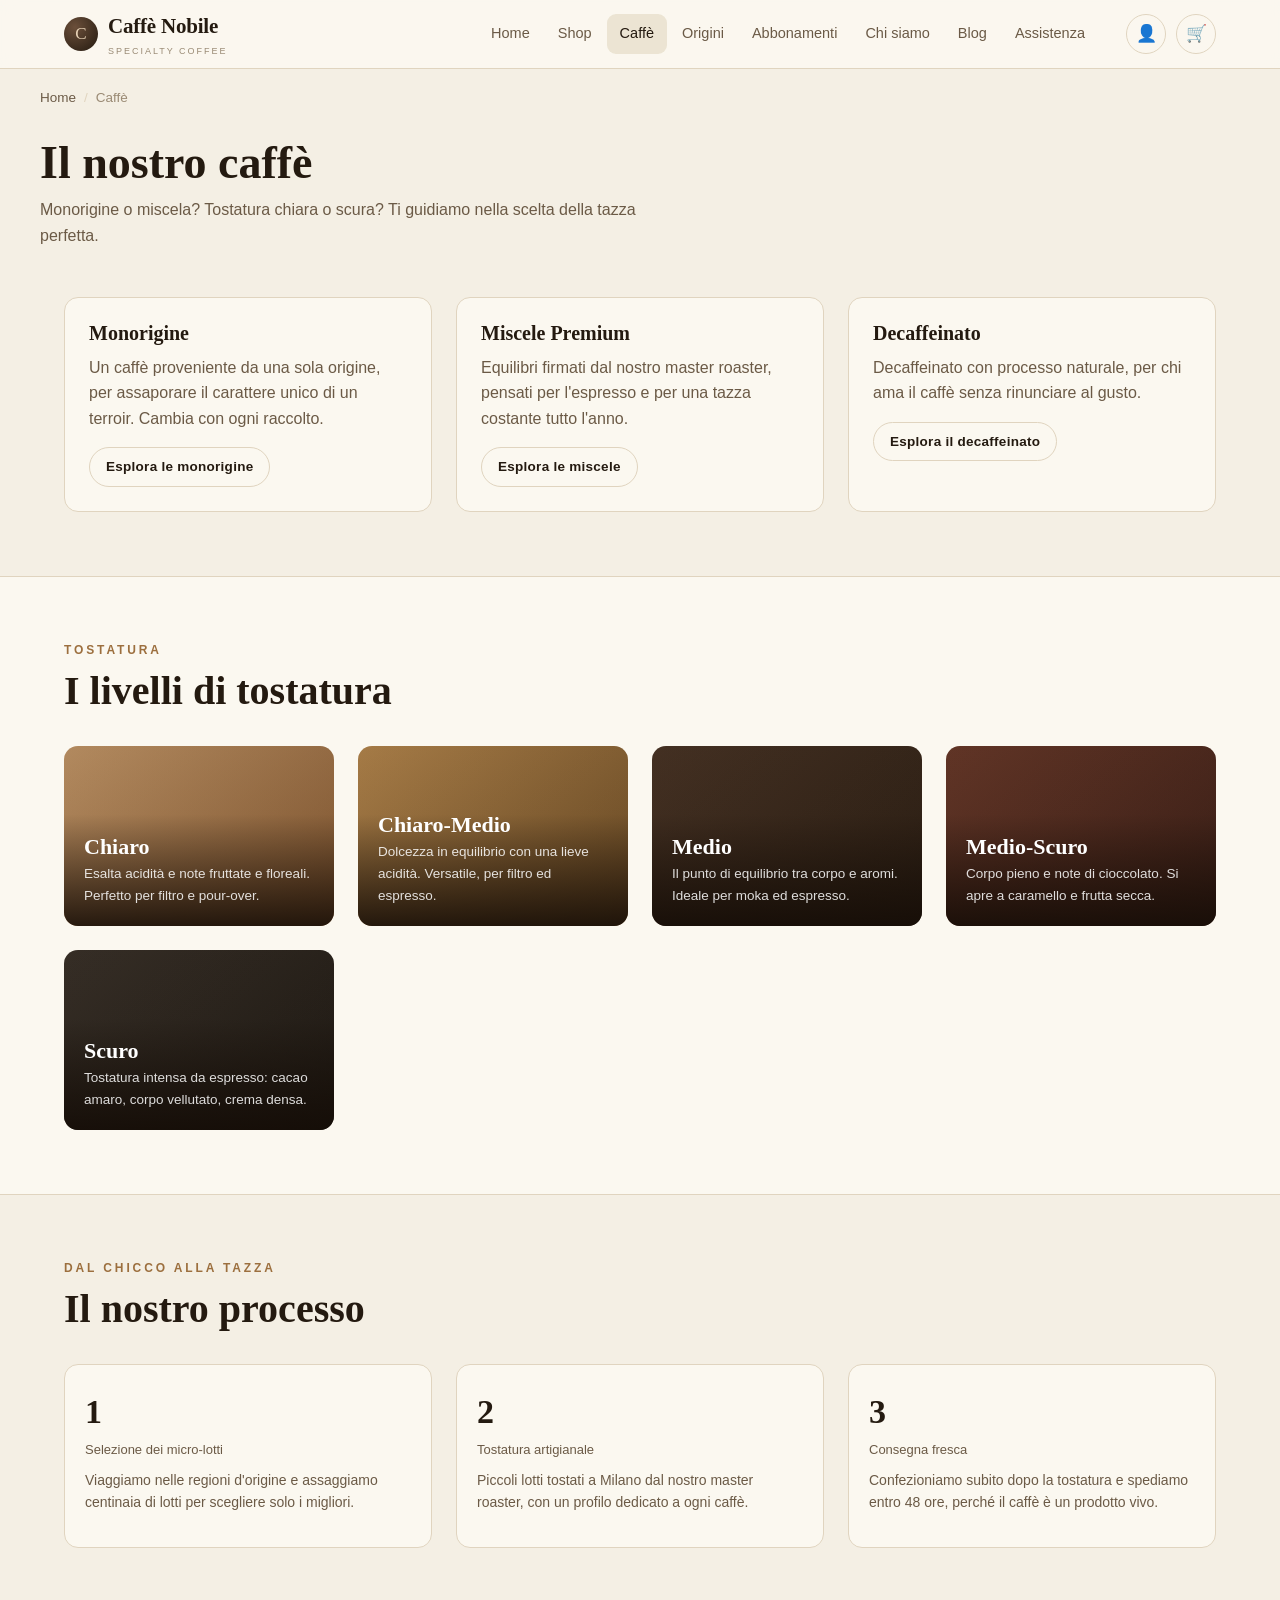
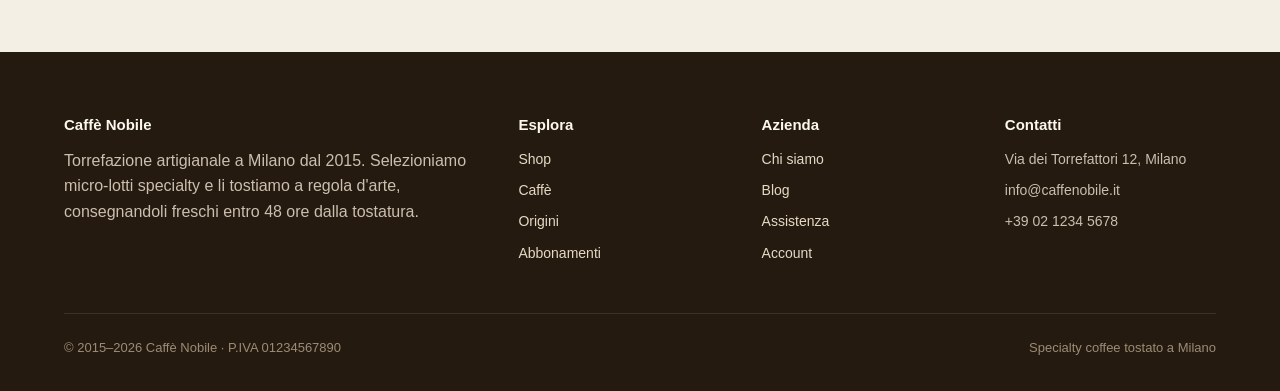
<file: caffe-nobile/caffe.html>
<!DOCTYPE html>
<html lang="it">
<head>
  <meta charset="UTF-8">
  <meta name="viewport" content="width=device-width, initial-scale=1.0">
  <title>Il nostro caffè — Caffè Nobile</title>
  <link rel="stylesheet" href="assets/css/design-system.css">
</head>
<body>
  <header class="site-header">
    <div class="container header-inner">
      <a class="brand" href="index.html">
        <span class="brand-mark">C</span>
        <span>
          <span class="brand-name">Caffè Nobile</span>
          <span class="brand-tag">Specialty Coffee</span>
        </span>
      </a>
      <nav class="nav">
        <a href="index.html">Home</a>
        <a href="shop.html">Shop</a>
        <a href="caffe.html" class="active">Caffè</a>
        <a href="origini.html">Origini</a>
        <a href="abbonamenti.html">Abbonamenti</a>
        <a href="chi-siamo.html">Chi siamo</a>
        <a href="blog.html">Blog</a>
        <a href="assistenza.html">Assistenza</a>
      </nav>
      <div class="header-actions">
        <a href="account.html" class="icon-btn" title="Account">👤</a>
        <a href="cart.html" class="icon-btn" title="Carrello">🛒<span class="cart-count" data-cart-count style="display:none">0</span></a>
        <button class="nav-toggle" aria-label="Menu">☰</button>
      </div>
    </div>
  </header>

  <div class="container breadcrumb">
    <a href="index.html">Home</a><span class="sep">/</span>Caffè
  </div>

  <div class="container page-head">
    <h1>Il nostro caffè</h1>
    <p>Monorigine o miscela? Tostatura chiara o scura? Ti guidiamo nella scelta della tazza perfetta.</p>
  </div>

  <section class="section" style="padding-top:24px;">
    <div class="container">
      <div class="grid grid-3">
        <div class="panel">
          <h3>Monorigine</h3>
          <p style="color:var(--ink-soft);">Un caffè proveniente da una sola origine, per assaporare il carattere unico di un terroir. Cambia con ogni raccolto.</p>
          <a href="shop.html?cat=Monorigine" class="btn btn-ghost btn-sm">Esplora le monorigine</a>
        </div>
        <div class="panel">
          <h3>Miscele Premium</h3>
          <p style="color:var(--ink-soft);">Equilibri firmati dal nostro master roaster, pensati per l'espresso e per una tazza costante tutto l'anno.</p>
          <a href="shop.html?cat=Miscela Premium" class="btn btn-ghost btn-sm">Esplora le miscele</a>
        </div>
        <div class="panel">
          <h3>Decaffeinato</h3>
          <p style="color:var(--ink-soft);">Decaffeinato con processo naturale, per chi ama il caffè senza rinunciare al gusto.</p>
          <a href="shop.html?cat=Decaffeinato" class="btn btn-ghost btn-sm">Esplora il decaffeinato</a>
        </div>
      </div>
    </div>
  </section>

  <section class="section section-alt">
    <div class="container">
      <div class="section-head">
        <div>
          <div class="section-kicker">Tostatura</div>
          <h2>I livelli di tostatura</h2>
        </div>
      </div>
      <div class="grid grid-4" id="roasts"></div>
    </div>
  </section>

  <section class="section">
    <div class="container">
      <div class="section-head">
        <div>
          <div class="section-kicker">Dal chicco alla tazza</div>
          <h2>Il nostro processo</h2>
        </div>
      </div>
      <div class="grid grid-3">
        <div class="stat"><div class="stat-num">1</div><div class="stat-label">Selezione dei micro-lotti</div><p style="color:var(--ink-soft); font-size:14px; margin-top:8px;">Viaggiamo nelle regioni d'origine e assaggiamo centinaia di lotti per scegliere solo i migliori.</p></div>
        <div class="stat"><div class="stat-num">2</div><div class="stat-label">Tostatura artigianale</div><p style="color:var(--ink-soft); font-size:14px; margin-top:8px;">Piccoli lotti tostati a Milano dal nostro master roaster, con un profilo dedicato a ogni caffè.</p></div>
        <div class="stat"><div class="stat-num">3</div><div class="stat-label">Consegna fresca</div><p style="color:var(--ink-soft); font-size:14px; margin-top:8px;">Confezioniamo subito dopo la tostatura e spediamo entro 48 ore, perché il caffè è un prodotto vivo.</p></div>
      </div>
    </div>
  </section>

  <footer class="footer">
    <div class="container">
      <div class="footer-grid">
        <div>
          <h4>Caffè Nobile</h4>
          <p>Torrefazione artigianale a Milano dal 2015. Selezioniamo micro-lotti specialty e li tostiamo a regola d'arte, consegnandoli freschi entro 48 ore dalla tostatura.</p>
        </div>
        <div>
          <h4>Esplora</h4>
          <ul>
            <li><a href="shop.html">Shop</a></li>
            <li><a href="caffe.html">Caffè</a></li>
            <li><a href="origini.html">Origini</a></li>
            <li><a href="abbonamenti.html">Abbonamenti</a></li>
          </ul>
        </div>
        <div>
          <h4>Azienda</h4>
          <ul>
            <li><a href="chi-siamo.html">Chi siamo</a></li>
            <li><a href="blog.html">Blog</a></li>
            <li><a href="assistenza.html">Assistenza</a></li>
            <li><a href="account.html">Account</a></li>
          </ul>
        </div>
        <div>
          <h4>Contatti</h4>
          <ul>
            <li>Via dei Torrefattori 12, Milano</li>
            <li>info@caffenobile.it</li>
            <li>+39 02 1234 5678</li>
          </ul>
        </div>
      </div>
      <div class="footer-bottom">
        <span>© 2015–2026 Caffè Nobile · P.IVA 01234567890</span>
        <span>Specialty coffee tostato a Milano</span>
      </div>
    </div>
  </footer>

  <script src="assets/js/catalog.js"></script>
  <script src="assets/js/main.js"></script>
  <script>
    const ROAST_INFO = [
      { name: "Chiaro", tone: "caramel", desc: "Esalta acidità e note fruttate e floreali. Perfetto per filtro e pour-over." },
      { name: "Chiaro-Medio", tone: "gold", desc: "Dolcezza in equilibrio con una lieve acidità. Versatile, per filtro ed espresso." },
      { name: "Medio", tone: "brown", desc: "Il punto di equilibrio tra corpo e aromi. Ideale per moka ed espresso." },
      { name: "Medio-Scuro", tone: "redbrown", desc: "Corpo pieno e note di cioccolato. Si apre a caramello e frutta secca." },
      { name: "Scuro", tone: "charcoal", desc: "Tostatura intensa da espresso: cacao amaro, corpo vellutato, crema densa." },
    ];
    document.getElementById("roasts").innerHTML = ROAST_INFO.map(r => `
      <a class="cat-tile" href="shop.html?roast=${r.name}" style="background:${TONES[r.tone]}; aspect-ratio:auto; min-height:180px;">
        <h3 class="cat-name">${r.name}</h3>
        <p class="cat-desc">${r.desc}</p>
      </a>`).join("");
  </script>
</body>
</html>
</file>
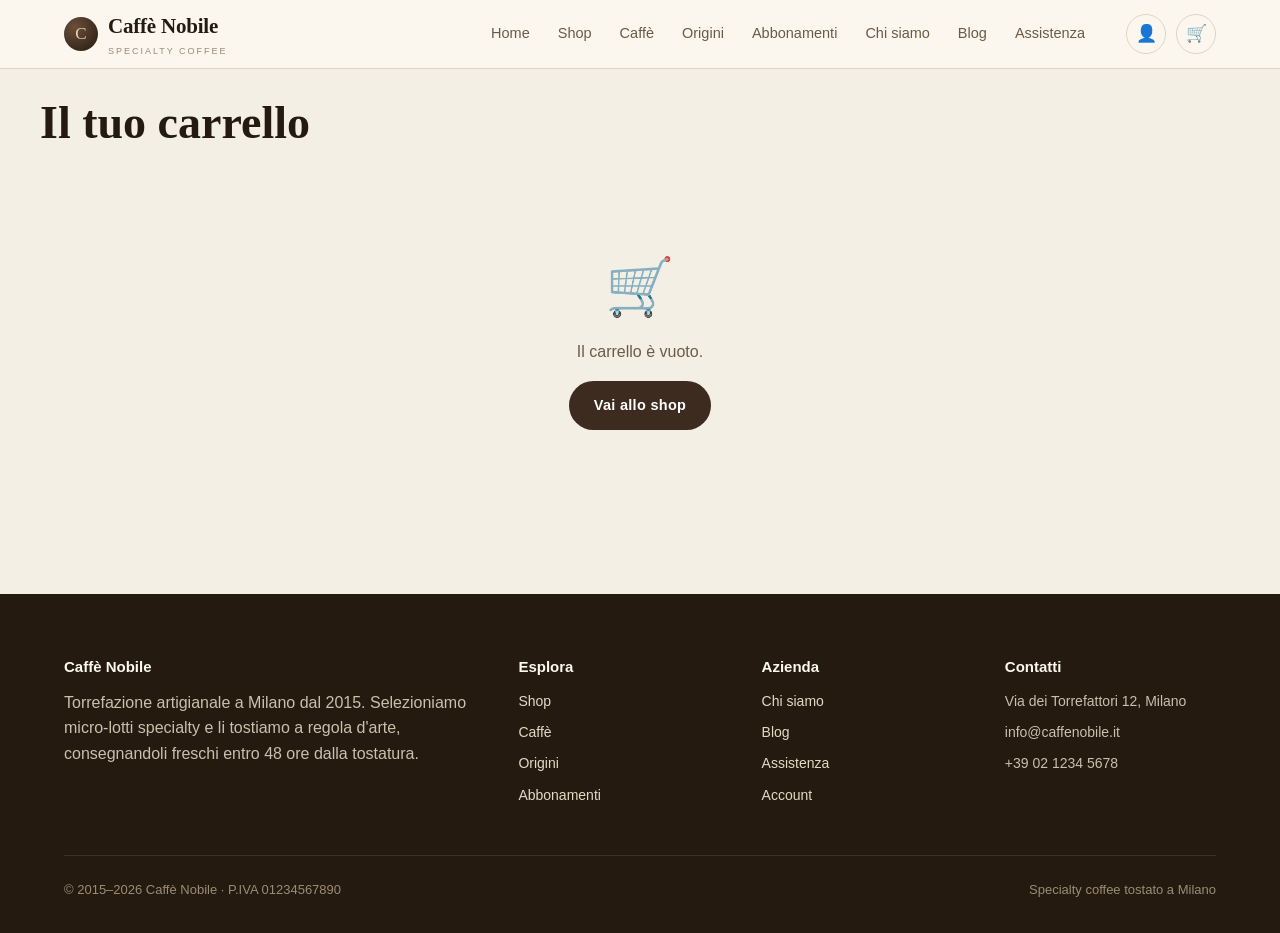
<file: caffe-nobile/cart.html>
<!DOCTYPE html>
<html lang="it">
<head>
  <meta charset="UTF-8">
  <meta name="viewport" content="width=device-width, initial-scale=1.0">
  <title>Carrello — Caffè Nobile</title>
  <link rel="stylesheet" href="assets/css/design-system.css">
</head>
<body>
  <header class="site-header">
    <div class="container header-inner">
      <a class="brand" href="index.html">
        <span class="brand-mark">C</span>
        <span>
          <span class="brand-name">Caffè Nobile</span>
          <span class="brand-tag">Specialty Coffee</span>
        </span>
      </a>
      <nav class="nav">
        <a href="index.html">Home</a>
        <a href="shop.html">Shop</a>
        <a href="caffe.html">Caffè</a>
        <a href="origini.html">Origini</a>
        <a href="abbonamenti.html">Abbonamenti</a>
        <a href="chi-siamo.html">Chi siamo</a>
        <a href="blog.html">Blog</a>
        <a href="assistenza.html">Assistenza</a>
      </nav>
      <div class="header-actions">
        <a href="account.html" class="icon-btn" title="Account">👤</a>
        <a href="cart.html" class="icon-btn" title="Carrello">🛒<span class="cart-count" data-cart-count style="display:none">0</span></a>
        <button class="nav-toggle" aria-label="Menu">☰</button>
      </div>
    </div>
  </header>

  <div class="container page-head">
    <h1>Il tuo carrello</h1>
  </div>

  <section class="section" style="padding-top:16px;">
    <div class="container" id="cart-root"></div>
  </section>

  <footer class="footer">
    <div class="container">
      <div class="footer-grid">
        <div>
          <h4>Caffè Nobile</h4>
          <p>Torrefazione artigianale a Milano dal 2015. Selezioniamo micro-lotti specialty e li tostiamo a regola d'arte, consegnandoli freschi entro 48 ore dalla tostatura.</p>
        </div>
        <div>
          <h4>Esplora</h4>
          <ul>
            <li><a href="shop.html">Shop</a></li>
            <li><a href="caffe.html">Caffè</a></li>
            <li><a href="origini.html">Origini</a></li>
            <li><a href="abbonamenti.html">Abbonamenti</a></li>
          </ul>
        </div>
        <div>
          <h4>Azienda</h4>
          <ul>
            <li><a href="chi-siamo.html">Chi siamo</a></li>
            <li><a href="blog.html">Blog</a></li>
            <li><a href="assistenza.html">Assistenza</a></li>
            <li><a href="account.html">Account</a></li>
          </ul>
        </div>
        <div>
          <h4>Contatti</h4>
          <ul>
            <li>Via dei Torrefattori 12, Milano</li>
            <li>info@caffenobile.it</li>
            <li>+39 02 1234 5678</li>
          </ul>
        </div>
      </div>
      <div class="footer-bottom">
        <span>© 2015–2026 Caffè Nobile · P.IVA 01234567890</span>
        <span>Specialty coffee tostato a Milano</span>
      </div>
    </div>
  </footer>

  <script src="assets/js/catalog.js"></script>
  <script src="assets/js/main.js"></script>
  <script>
    function renderCart() {
      const root = document.getElementById("cart-root");
      const cart = loadCart();
      if (!cart.length) {
        root.innerHTML = `<div class="empty"><div class="big">🛒</div><p>Il carrello è vuoto.</p><a class="btn btn-primary" href="shop.html">Vai allo shop</a></div>`;
        return;
      }
      const rows = cart.map(l => {
        const p = findProduct(l.id);
        if (!p) return "";
        return `<tr>
          <td><div class="thumb" style="background:${TONES[p.tone]}">${p.glyph}</div></td>
          <td><strong>${p.name}</strong><br><span style="color:var(--ink-soft); font-size:13px;">${p.notes}</span></td>
          <td>${formatPrice(p.price)}</td>
          <td><div class="qty">
            <button onclick="setCartQty('${p.id}', ${l.qty - 1}); renderCart();">−</button>
            <input value="${l.qty}" readonly>
            <button onclick="setCartQty('${p.id}', ${l.qty + 1}); renderCart();">+</button>
          </div></td>
          <td><strong>${formatPrice(p.price * l.qty)}</strong></td>
          <td><button class="icon-btn" style="border:0;" onclick="removeFromCart('${p.id}'); renderCart();" title="Rimuovi">🗑</button></td>
        </tr>`;
      }).join("");

      const subtotal = cartTotal();
      const ship = subtotal >= 40 ? 0 : 4.90;
      const total = subtotal + ship;

      root.innerHTML = `
        <div style="display:grid; grid-template-columns: 1fr 320px; gap:32px; align-items:start;" class="cart-wrap">
          <div class="panel">
            <div style="overflow-x:auto;">
              <table class="table">
                <thead><tr><th></th><th>Prodotto</th><th>Prezzo</th><th>Quantità</th><th>Totale</th><th></th></tr></thead>
                <tbody>${rows}</tbody>
              </table>
            </div>
          </div>
          <div class="panel">
            <h3>Riepilogo</h3>
            <div class="summary-line"><span>Subtotale</span><span>${formatPrice(subtotal)}</span></div>
            <div class="summary-line"><span>Spedizione</span><span>${ship === 0 ? "Gratuita" : formatPrice(ship)}</span></div>
            <div class="summary-line total"><span>Totale</span><span>${formatPrice(total)}</span></div>
            <a class="btn btn-accent btn-block" href="checkout.html" style="margin-top:16px;">Procedi all'ordine</a>
            <a class="btn btn-ghost btn-block" href="shop.html" style="margin-top:10px;">Continua lo shopping</a>
          </div>
        </div>`;
    }
    renderCart();
  </script>
</body>
</html>
</file>
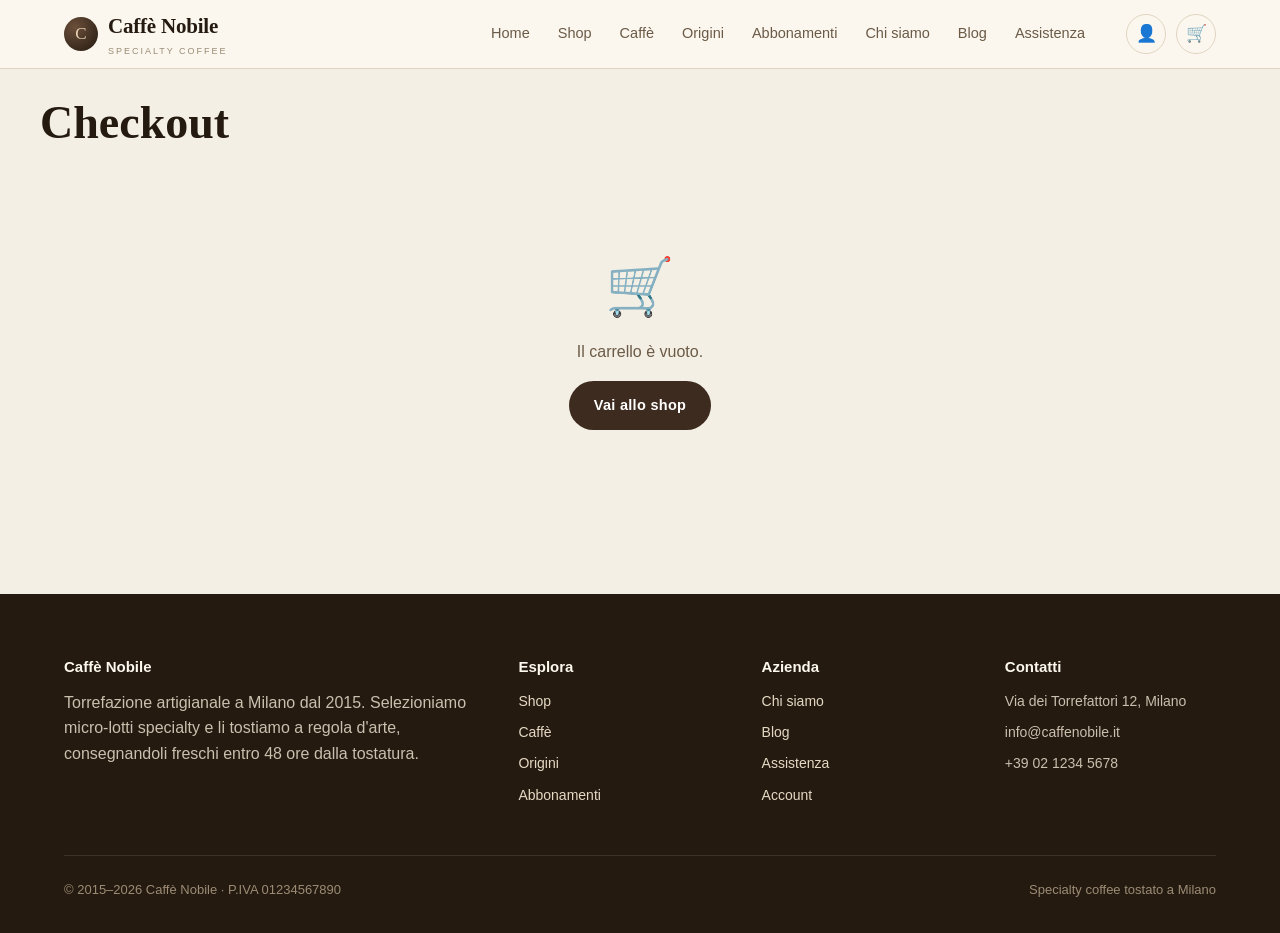
<file: caffe-nobile/checkout.html>
<!DOCTYPE html>
<html lang="it">
<head>
  <meta charset="UTF-8">
  <meta name="viewport" content="width=device-width, initial-scale=1.0">
  <title>Checkout — Caffè Nobile</title>
  <link rel="stylesheet" href="assets/css/design-system.css">
</head>
<body>
  <header class="site-header">
    <div class="container header-inner">
      <a class="brand" href="index.html">
        <span class="brand-mark">C</span>
        <span>
          <span class="brand-name">Caffè Nobile</span>
          <span class="brand-tag">Specialty Coffee</span>
        </span>
      </a>
      <nav class="nav">
        <a href="index.html">Home</a>
        <a href="shop.html">Shop</a>
        <a href="caffe.html">Caffè</a>
        <a href="origini.html">Origini</a>
        <a href="abbonamenti.html">Abbonamenti</a>
        <a href="chi-siamo.html">Chi siamo</a>
        <a href="blog.html">Blog</a>
        <a href="assistenza.html">Assistenza</a>
      </nav>
      <div class="header-actions">
        <a href="account.html" class="icon-btn" title="Account">👤</a>
        <a href="cart.html" class="icon-btn" title="Carrello">🛒<span class="cart-count" data-cart-count style="display:none">0</span></a>
        <button class="nav-toggle" aria-label="Menu">☰</button>
      </div>
    </div>
  </header>

  <div class="container page-head">
    <h1>Checkout</h1>
  </div>

  <section class="section" style="padding-top:16px;">
    <div class="container" id="checkout-root"></div>
  </section>

  <footer class="footer">
    <div class="container">
      <div class="footer-grid">
        <div>
          <h4>Caffè Nobile</h4>
          <p>Torrefazione artigianale a Milano dal 2015. Selezioniamo micro-lotti specialty e li tostiamo a regola d'arte, consegnandoli freschi entro 48 ore dalla tostatura.</p>
        </div>
        <div>
          <h4>Esplora</h4>
          <ul>
            <li><a href="shop.html">Shop</a></li>
            <li><a href="caffe.html">Caffè</a></li>
            <li><a href="origini.html">Origini</a></li>
            <li><a href="abbonamenti.html">Abbonamenti</a></li>
          </ul>
        </div>
        <div>
          <h4>Azienda</h4>
          <ul>
            <li><a href="chi-siamo.html">Chi siamo</a></li>
            <li><a href="blog.html">Blog</a></li>
            <li><a href="assistenza.html">Assistenza</a></li>
            <li><a href="account.html">Account</a></li>
          </ul>
        </div>
        <div>
          <h4>Contatti</h4>
          <ul>
            <li>Via dei Torrefattori 12, Milano</li>
            <li>info@caffenobile.it</li>
            <li>+39 02 1234 5678</li>
          </ul>
        </div>
      </div>
      <div class="footer-bottom">
        <span>© 2015–2026 Caffè Nobile · P.IVA 01234567890</span>
        <span>Specialty coffee tostato a Milano</span>
      </div>
    </div>
  </footer>

  <script src="assets/js/catalog.js"></script>
  <script src="assets/js/main.js"></script>
  <script>
    const root = document.getElementById("checkout-root");
    const cart = loadCart();
    if (!cart.length) {
      root.innerHTML = `<div class="empty"><div class="big">🛒</div><p>Il carrello è vuoto.</p><a class="btn btn-primary" href="shop.html">Vai allo shop</a></div>`;
    } else {
      const items = cart.map(l => {
        const p = findProduct(l.id);
        return `<div class="summary-line"><span>${p.name} × ${l.qty}</span><span>${formatPrice(p.price * l.qty)}</span></div>`;
      }).join("");
      const subtotal = cartTotal();
      const ship = subtotal >= 40 ? 0 : 4.90;
      const total = subtotal + ship;

      root.innerHTML = `
        <div style="display:grid; grid-template-columns: 1fr 360px; gap:32px; align-items:start;" class="co-wrap">
          <div class="panel">
            <h3>Dati di spedizione</h3>
            <form id="co-form" onsubmit="return submitOrder(event)">
              <div class="form-row">
                <div class="field"><label>Nome</label><input required placeholder="Mario"></div>
                <div class="field"><label>Cognome</label><input required placeholder="Rossi"></div>
              </div>
              <div class="field"><label>Email</label><input type="email" required placeholder="mario.rossi@email.it"></div>
              <div class="field"><label>Indirizzo</label><input required placeholder="Via dei Torrefattori 12"></div>
              <div class="form-row-3">
                <div class="field"><label>CAP</label><input required placeholder="20100"></div>
                <div class="field"><label>Città</label><input required placeholder="Milano"></div>
                <div class="field"><label>Provincia</label><input required placeholder="MI"></div>
              </div>
              <h3 style="margin-top:8px;">Pagamento</h3>
              <div class="field"><label>Numero carta</label><input required placeholder="0000 0000 0000 0000" inputmode="numeric"></div>
              <div class="form-row">
                <div class="field"><label>Scadenza</label><input required placeholder="MM/AA"></div>
                <div class="field"><label>CVV</label><input required placeholder="123" inputmode="numeric"></div>
              </div>
              <button type="submit" class="btn btn-accent btn-block">Paga ${formatPrice(total)}</button>
              <p style="font-size:12px; color:var(--ink-faint); margin:12px 0 0;">Pagamento simulato — nessun addebito reale.</p>
            </form>
          </div>
          <div class="panel">
            <h3>Riepilogo ordine</h3>
            ${items}
            <div class="summary-line"><span>Spedizione</span><span>${ship === 0 ? "Gratuita" : formatPrice(ship)}</span></div>
            <div class="summary-line total"><span>Totale</span><span>${formatPrice(total)}</span></div>
          </div>
        </div>`;
    }

    function submitOrder(e) {
      e.preventDefault();
      saveCart([]);
      updateCartCount();
      root.innerHTML = `
        <div class="empty" style="padding:100px 20px;">
          <div class="big">✅</div>
          <h2 style="font-size:30px;">Grazie per il tuo ordine!</h2>
          <p>Abbiamo ricevuto il tuo ordine. Riceverai una email di conferma a breve.</p>
          <p style="color:var(--ink-soft);">Il tuo caffè verrà tostato e spedito entro 48 ore.</p>
          <a class="btn btn-primary" href="shop.html" style="margin-top:12px;">Torna allo shop</a>
        </div>`;
      window.scrollTo(0, 0);
      return false;
    }
  </script>
</body>
</html>
</file>
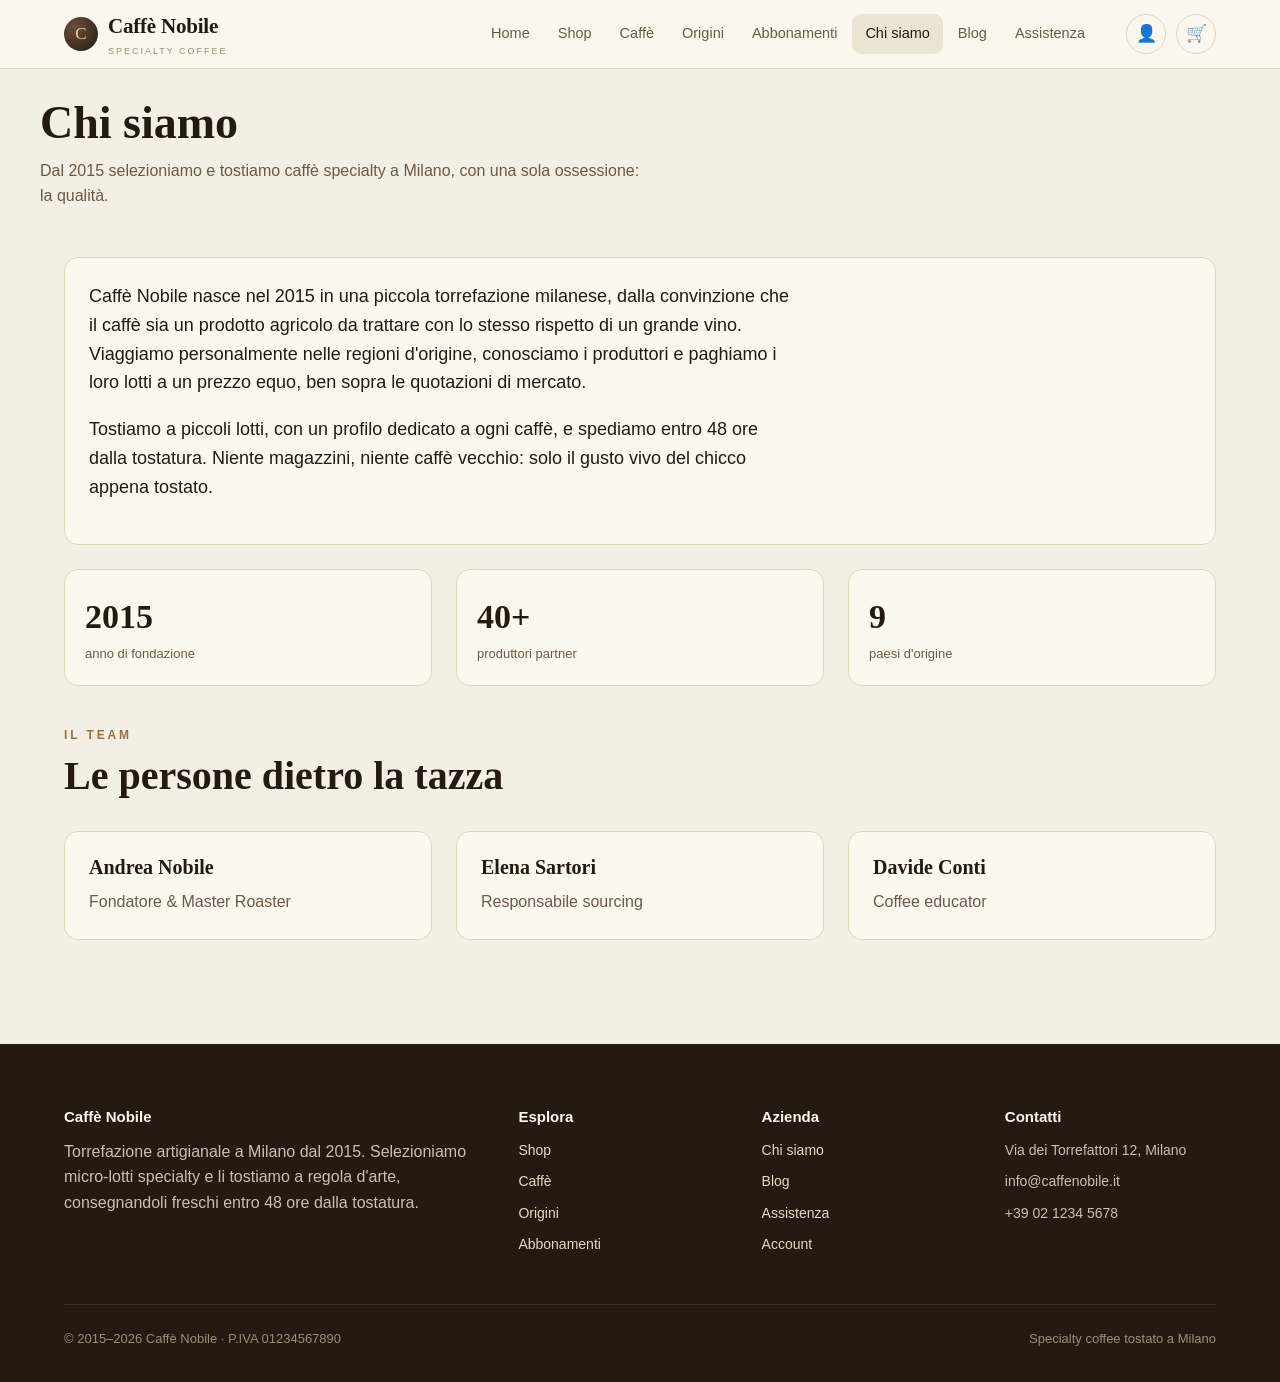
<file: caffe-nobile/chi-siamo.html>
<!DOCTYPE html>
<html lang="it">
<head>
  <meta charset="UTF-8">
  <meta name="viewport" content="width=device-width, initial-scale=1.0">
  <title>Chi siamo — Caffè Nobile</title>
  <link rel="stylesheet" href="assets/css/design-system.css">
</head>
<body>
  <header class="site-header">
    <div class="container header-inner">
      <a class="brand" href="index.html">
        <span class="brand-mark">C</span>
        <span>
          <span class="brand-name">Caffè Nobile</span>
          <span class="brand-tag">Specialty Coffee</span>
        </span>
      </a>
      <nav class="nav">
        <a href="index.html">Home</a>
        <a href="shop.html">Shop</a>
        <a href="caffe.html">Caffè</a>
        <a href="origini.html">Origini</a>
        <a href="abbonamenti.html">Abbonamenti</a>
        <a href="chi-siamo.html" class="active">Chi siamo</a>
        <a href="blog.html">Blog</a>
        <a href="assistenza.html">Assistenza</a>
      </nav>
      <div class="header-actions">
        <a href="account.html" class="icon-btn" title="Account">👤</a>
        <a href="cart.html" class="icon-btn" title="Carrello">🛒<span class="cart-count" data-cart-count style="display:none">0</span></a>
        <button class="nav-toggle" aria-label="Menu">☰</button>
      </div>
    </div>
  </header>

  <div class="container page-head">
    <h1>Chi siamo</h1>
    <p>Dal 2015 selezioniamo e tostiamo caffè specialty a Milano, con una sola ossessione: la qualità.</p>
  </div>

  <section class="section" style="padding-top:24px;">
    <div class="container">
      <div class="panel">
        <p style="font-size:18px; max-width:70ch;">Caffè Nobile nasce nel 2015 in una piccola torrefazione milanese, dalla convinzione che il caffè sia un prodotto agricolo da trattare con lo stesso rispetto di un grande vino. Viaggiamo personalmente nelle regioni d'origine, conosciamo i produttori e paghiamo i loro lotti a un prezzo equo, ben sopra le quotazioni di mercato.</p>
        <p style="font-size:18px; max-width:70ch;">Tostiamo a piccoli lotti, con un profilo dedicato a ogni caffè, e spediamo entro 48 ore dalla tostatura. Niente magazzini, niente caffè vecchio: solo il gusto vivo del chicco appena tostato.</p>
      </div>
      <div class="grid grid-3" style="margin-top:24px;">
        <div class="stat"><div class="stat-num">2015</div><div class="stat-label">anno di fondazione</div></div>
        <div class="stat"><div class="stat-num">40+</div><div class="stat-label">produttori partner</div></div>
        <div class="stat"><div class="stat-num">9</div><div class="stat-label">paesi d'origine</div></div>
      </div>
      <div class="section-head" style="margin-top:40px;">
        <div>
          <div class="section-kicker">Il team</div>
          <h2>Le persone dietro la tazza</h2>
        </div>
      </div>
      <div class="grid grid-3">
        <div class="panel"><h3>Andrea Nobile</h3><p style="color:var(--ink-soft); margin:0;">Fondatore &amp; Master Roaster</p></div>
        <div class="panel"><h3>Elena Sartori</h3><p style="color:var(--ink-soft); margin:0;">Responsabile sourcing</p></div>
        <div class="panel"><h3>Davide Conti</h3><p style="color:var(--ink-soft); margin:0;">Coffee educator</p></div>
      </div>
    </div>
  </section>

  <footer class="footer">
    <div class="container">
      <div class="footer-grid">
        <div>
          <h4>Caffè Nobile</h4>
          <p>Torrefazione artigianale a Milano dal 2015. Selezioniamo micro-lotti specialty e li tostiamo a regola d'arte, consegnandoli freschi entro 48 ore dalla tostatura.</p>
        </div>
        <div>
          <h4>Esplora</h4>
          <ul>
            <li><a href="shop.html">Shop</a></li>
            <li><a href="caffe.html">Caffè</a></li>
            <li><a href="origini.html">Origini</a></li>
            <li><a href="abbonamenti.html">Abbonamenti</a></li>
          </ul>
        </div>
        <div>
          <h4>Azienda</h4>
          <ul>
            <li><a href="chi-siamo.html">Chi siamo</a></li>
            <li><a href="blog.html">Blog</a></li>
            <li><a href="assistenza.html">Assistenza</a></li>
            <li><a href="account.html">Account</a></li>
          </ul>
        </div>
        <div>
          <h4>Contatti</h4>
          <ul>
            <li>Via dei Torrefattori 12, Milano</li>
            <li>info@caffenobile.it</li>
            <li>+39 02 1234 5678</li>
          </ul>
        </div>
      </div>
      <div class="footer-bottom">
        <span>© 2015–2026 Caffè Nobile · P.IVA 01234567890</span>
        <span>Specialty coffee tostato a Milano</span>
      </div>
    </div>
  </footer>

  <script src="assets/js/catalog.js"></script>
  <script src="assets/js/main.js"></script>
</body>
</html>
</file>
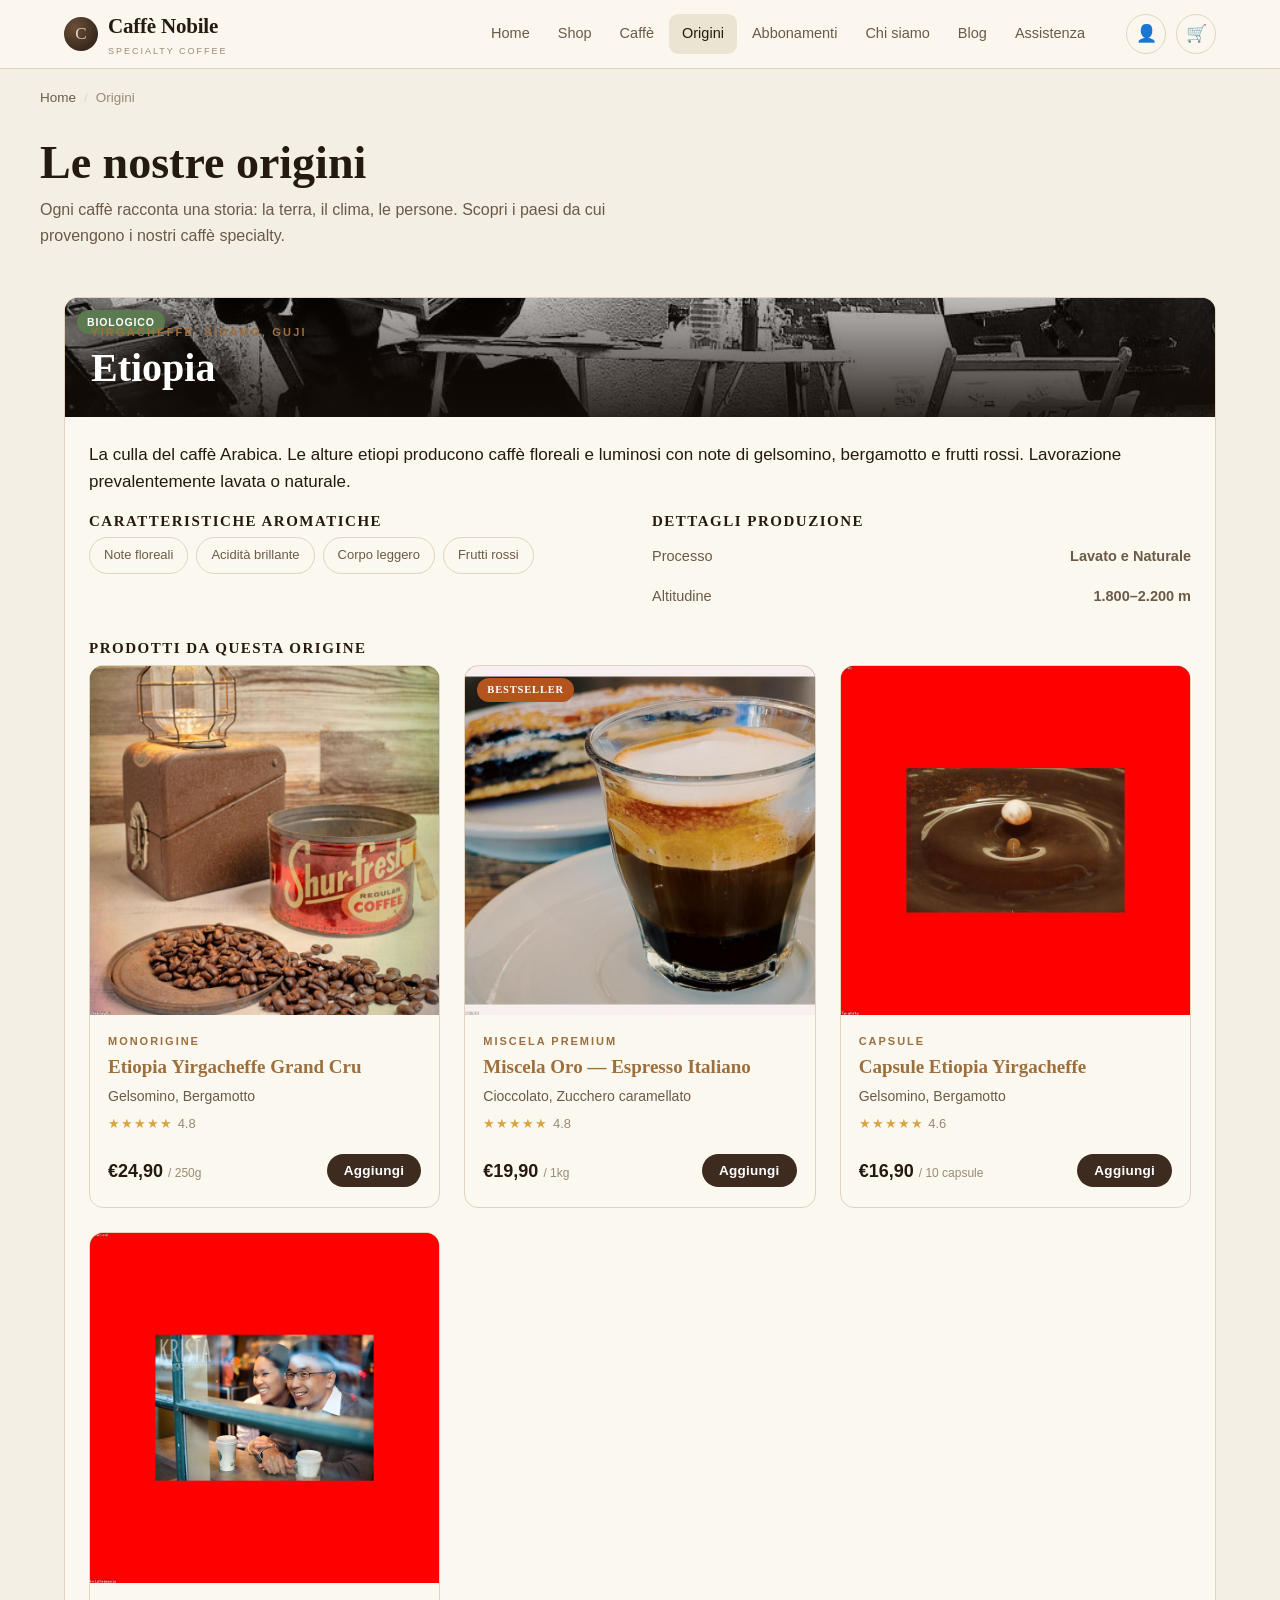
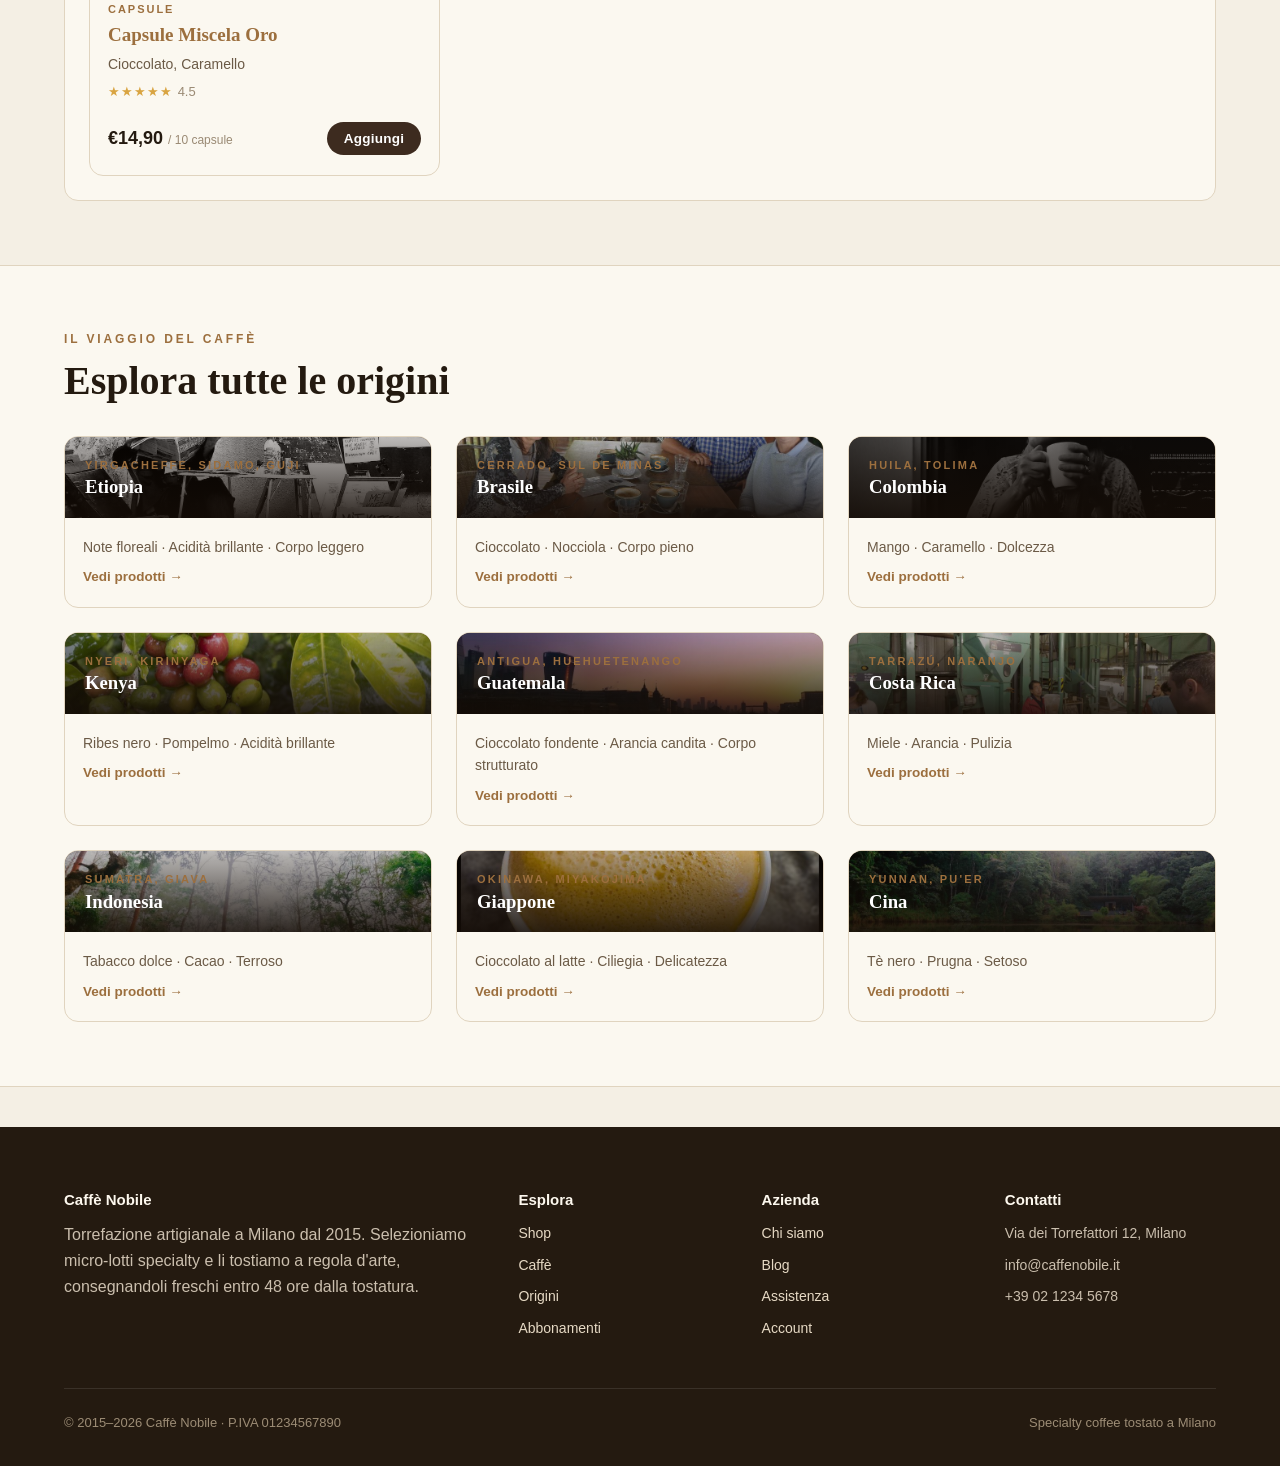
<file: caffe-nobile/origini.html>
<!DOCTYPE html>
<html lang="it">
<head>
  <meta charset="UTF-8">
  <meta name="viewport" content="width=device-width, initial-scale=1.0">
  <title>Le nostre origini — Caffè Nobile</title>
  <link rel="stylesheet" href="assets/css/design-system.css">
</head>
<body>
  <header class="site-header">
    <div class="container header-inner">
      <a class="brand" href="index.html">
        <span class="brand-mark">C</span>
        <span>
          <span class="brand-name">Caffè Nobile</span>
          <span class="brand-tag">Specialty Coffee</span>
        </span>
      </a>
      <nav class="nav">
        <a href="index.html">Home</a>
        <a href="shop.html">Shop</a>
        <a href="caffe.html">Caffè</a>
        <a href="origini.html" class="active">Origini</a>
        <a href="abbonamenti.html">Abbonamenti</a>
        <a href="chi-siamo.html">Chi siamo</a>
        <a href="blog.html">Blog</a>
        <a href="assistenza.html">Assistenza</a>
      </nav>
      <div class="header-actions">
        <a href="account.html" class="icon-btn" title="Account">👤</a>
        <a href="cart.html" class="icon-btn" title="Carrello">🛒<span class="cart-count" data-cart-count style="display:none">0</span></a>
        <button class="nav-toggle" aria-label="Menu">☰</button>
      </div>
    </div>
  </header>

  <div class="container breadcrumb">
    <a href="index.html">Home</a><span class="sep">/</span>Origini
  </div>

  <div class="container page-head">
    <h1>Le nostre origini</h1>
    <p>Ogni caffè racconta una storia: la terra, il clima, le persone. Scopri i paesi da cui provengono i nostri caffè specialty.</p>
  </div>

  <section class="section" style="padding-top:24px;">
    <div class="container" id="origin-detail"></div>
  </section>

  <section class="section section-alt">
    <div class="container">
      <div class="section-head">
        <div>
          <div class="section-kicker">Il viaggio del caffè</div>
          <h2>Esplora tutte le origini</h2>
        </div>
      </div>
      <div class="grid grid-3" id="origin-grid"></div>
    </div>
  </section>

  <footer class="footer">
    <div class="container">
      <div class="footer-grid">
        <div>
          <h4>Caffè Nobile</h4>
          <p>Torrefazione artigianale a Milano dal 2015. Selezioniamo micro-lotti specialty e li tostiamo a regola d'arte, consegnandoli freschi entro 48 ore dalla tostatura.</p>
        </div>
        <div>
          <h4>Esplora</h4>
          <ul>
            <li><a href="shop.html">Shop</a></li>
            <li><a href="caffe.html">Caffè</a></li>
            <li><a href="origini.html">Origini</a></li>
            <li><a href="abbonamenti.html">Abbonamenti</a></li>
          </ul>
        </div>
        <div>
          <h4>Azienda</h4>
          <ul>
            <li><a href="chi-siamo.html">Chi siamo</a></li>
            <li><a href="blog.html">Blog</a></li>
            <li><a href="assistenza.html">Assistenza</a></li>
            <li><a href="account.html">Account</a></li>
          </ul>
        </div>
        <div>
          <h4>Contatti</h4>
          <ul>
            <li>Via dei Torrefattori 12, Milano</li>
            <li>info@caffenobile.it</li>
            <li>+39 02 1234 5678</li>
          </ul>
        </div>
      </div>
      <div class="footer-bottom">
        <span>© 2015–2026 Caffè Nobile · P.IVA 01234567890</span>
        <span>Specialty coffee tostato a Milano</span>
      </div>
    </div>
  </footer>

  <script src="assets/js/catalog.js"></script>
  <script src="assets/js/main.js"></script>
  <script>
    const featured = ORIGINS[0]; // Etiopia

    function originProducts(name) {
      return PRODUCTS.filter(p => p.origins.includes(name));
    }

    document.getElementById("origin-detail").innerHTML = `
      <div class="origin-card">
        <div class="origin-hero">
          <img src="${featured.img}" alt="${featured.name}" loading="lazy">
          ${featured.bio ? `<span class="product-badge bio">Biologico</span>` : ""}
          <div class="origin-region">${featured.region.toUpperCase()}</div>
          <h2 style="color:#fff; font-size:40px; margin:4px 0 0;">${featured.name}</h2>
        </div>
        <div class="origin-body">
          <p style="font-size:17px;">${featured.desc}</p>
          <div style="display:grid; grid-template-columns: 1fr 1fr; gap:24px; margin-top:16px;">
            <div>
              <h3 style="font-size:15px; letter-spacing:.1em; text-transform:uppercase;">Caratteristiche aromatiche</h3>
              <div class="tags">${featured.notes.map(n => `<span class="chip">${n}</span>`).join("")}</div>
            </div>
            <div>
              <h3 style="font-size:15px; letter-spacing:.1em; text-transform:uppercase;">Dettagli produzione</h3>
              <div class="summary-line"><span>Processo</span><span><strong>${featured.process}</strong></span></div>
              <div class="summary-line"><span>Altitudine</span><span><strong>${featured.altitude}</strong></span></div>
            </div>
          </div>
          <h3 style="font-size:15px; letter-spacing:.1em; text-transform:uppercase; margin-top:24px;">Prodotti da questa origine</h3>
          <div class="grid grid-3" id="origin-products"></div>
        </div>
      </div>`;

    renderProducts(document.getElementById("origin-products"), originProducts(featured.name));

    document.getElementById("origin-grid").innerHTML = ORIGINS.map(o => `
      <a class="origin-card" href="shop.html?origin=${o.name}" style="text-decoration:none; color:inherit; display:block;">
        <div class="origin-hero" style="padding:20px;">
          <img src="${o.img}" alt="${o.name}" loading="lazy">
          <div class="origin-region">${o.region}</div>
          <h3 style="color:#fff; margin:2px 0 0;">${o.name}</h3>
        </div>
        <div class="origin-body" style="padding:18px;">
          <p style="margin:0; color:var(--ink-soft); font-size:14px;">${o.notes.slice(0, 3).join(" · ")}</p>
          <span style="color:var(--accent-deep); font-size:13.5px; font-weight:600; display:inline-block; margin-top:8px;">Vedi prodotti →</span>
        </div>
      </a>`).join("");
  </script>
</body>
</html>
</file>
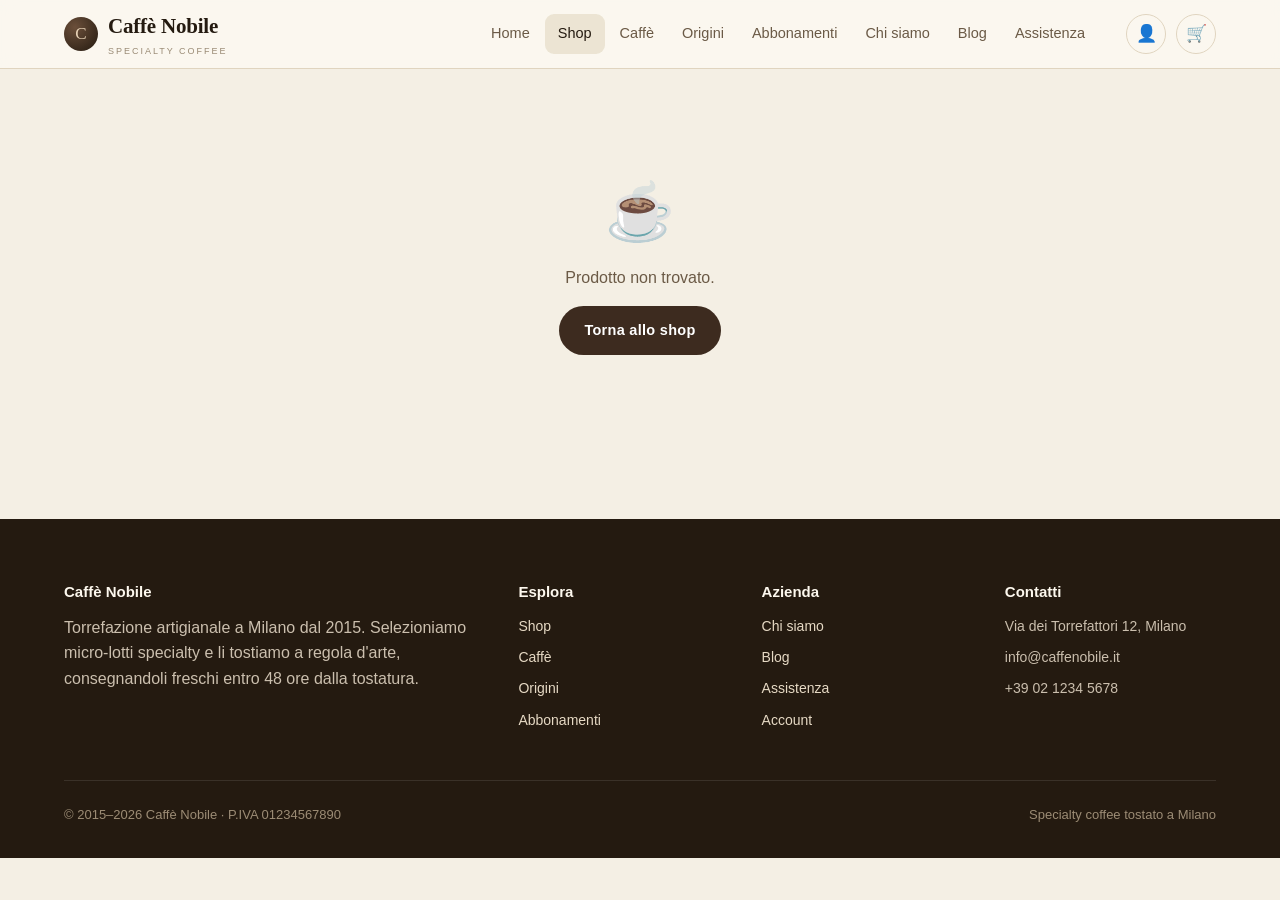
<file: caffe-nobile/product.html>
<!DOCTYPE html>
<html lang="it">
<head>
  <meta charset="UTF-8">
  <meta name="viewport" content="width=device-width, initial-scale=1.0">
  <title>Prodotto — Caffè Nobile</title>
  <link rel="stylesheet" href="assets/css/design-system.css">
</head>
<body>
  <header class="site-header">
    <div class="container header-inner">
      <a class="brand" href="index.html">
        <span class="brand-mark">C</span>
        <span>
          <span class="brand-name">Caffè Nobile</span>
          <span class="brand-tag">Specialty Coffee</span>
        </span>
      </a>
      <nav class="nav">
        <a href="index.html">Home</a>
        <a href="shop.html" class="active">Shop</a>
        <a href="caffe.html">Caffè</a>
        <a href="origini.html">Origini</a>
        <a href="abbonamenti.html">Abbonamenti</a>
        <a href="chi-siamo.html">Chi siamo</a>
        <a href="blog.html">Blog</a>
        <a href="assistenza.html">Assistenza</a>
      </nav>
      <div class="header-actions">
        <a href="account.html" class="icon-btn" title="Account">👤</a>
        <a href="cart.html" class="icon-btn" title="Carrello">🛒<span class="cart-count" data-cart-count style="display:none">0</span></a>
        <button class="nav-toggle" aria-label="Menu">☰</button>
      </div>
    </div>
  </header>

  <div class="container breadcrumb" id="breadcrumb"></div>

  <section class="section" style="padding-top:20px;">
    <div class="container">
      <div id="pdp"></div>
    </div>
  </section>

  <footer class="footer">
    <div class="container">
      <div class="footer-grid">
        <div>
          <h4>Caffè Nobile</h4>
          <p>Torrefazione artigianale a Milano dal 2015. Selezioniamo micro-lotti specialty e li tostiamo a regola d'arte, consegnandoli freschi entro 48 ore dalla tostatura.</p>
        </div>
        <div>
          <h4>Esplora</h4>
          <ul>
            <li><a href="shop.html">Shop</a></li>
            <li><a href="caffe.html">Caffè</a></li>
            <li><a href="origini.html">Origini</a></li>
            <li><a href="abbonamenti.html">Abbonamenti</a></li>
          </ul>
        </div>
        <div>
          <h4>Azienda</h4>
          <ul>
            <li><a href="chi-siamo.html">Chi siamo</a></li>
            <li><a href="blog.html">Blog</a></li>
            <li><a href="assistenza.html">Assistenza</a></li>
            <li><a href="account.html">Account</a></li>
          </ul>
        </div>
        <div>
          <h4>Contatti</h4>
          <ul>
            <li>Via dei Torrefattori 12, Milano</li>
            <li>info@caffenobile.it</li>
            <li>+39 02 1234 5678</li>
          </ul>
        </div>
      </div>
      <div class="footer-bottom">
        <span>© 2015–2026 Caffè Nobile · P.IVA 01234567890</span>
        <span>Specialty coffee tostato a Milano</span>
      </div>
    </div>
  </footer>

  <script src="assets/js/catalog.js"></script>
  <script src="assets/js/main.js"></script>
  <script>
    const params = new URLSearchParams(location.search);
    const p = findProduct(params.get("id"));
    if (!p) {
      document.getElementById("pdp").innerHTML = `<div class="empty"><div class="big">☕</div><p>Prodotto non trovato.</p><a class="btn btn-primary" href="shop.html">Torna allo shop</a></div>`;
    } else {
      document.title = p.name + " — Caffè Nobile";
      document.getElementById("breadcrumb").innerHTML =
        `<a href="index.html">Home</a><span class="sep">/</span><a href="shop.html">Shop</a><span class="sep">/</span>${p.name}`;

      const badge = p.badge
        ? `<span class="product-badge ${p.badge}">${p.badge === "bestseller" ? "Bestseller" : p.badge === "decaf" ? "Decaffeinato" : "Biologico"}</span>`
        : "";
      const origins = p.origins.length ? p.origins.join(", ") : "—";

      document.getElementById("pdp").innerHTML = `
        <div class="pdp">
          <div class="pdp-media" style="background:${TONES[p.tone] || TONES.brown}">
            ${p.img ? `<img src="${p.img}" alt="${p.name}">` : `<span>☕</span>`}
            ${badge}
          </div>
          <div>
            <div class="product-cat">${p.cat}</div>
            <h1 style="font-size:38px; margin-bottom:8px;">${p.name}</h1>
            <div class="rating" style="font-size:16px;">${stars(p.rating)} <span class="rt-txt">${p.rating.toFixed(1)} / 5</span></div>
            <p style="font-size:17px; color:var(--ink-soft); margin:14px 0;">${p.notes}</p>

            <div class="attr" style="margin:20px 0;">
              ${origins !== "—" ? `<span class="chip">Origine: <b>${origins}</b></span>` : ""}
              ${p.roast ? `<span class="chip">Tostatura: <b>${p.roast}</b></span>` : ""}
              <span class="chip">Formato: <b>${p.weight}</b></span>
            </div>

            <div class="pdp-buy">
              <div class="pdp-price">${formatPrice(p.price)}</div>
              <p style="color:var(--ink-faint); font-size:13px; margin:0 0 16px;">IVA inclusa · spedizione gratuita sopra €40</p>
              <div style="display:flex; gap:12px; align-items:center;">
                <div class="qty">
                  <button onclick="changeQty(-1)">−</button>
                  <input type="number" id="qty" value="1" min="1" readonly>
                  <button onclick="changeQty(1)">+</button>
                </div>
                <button class="btn btn-primary" style="flex:1;" onclick="addToCart('${p.id}', +document.getElementById('qty').value)">Aggiungi al carrello</button>
              </div>
            </div>

            <div class="panel" style="margin-top:20px;">
              <h3>Descrizione</h3>
              <p style="margin:0;">Un caffè ${p.cat.toLowerCase()} selezionato e tostato artigianalmente a Milano. In tazza regala un profilo ${p.roast ? "a tostatura " + p.roast.toLowerCase() + " con" : "con"} note di ${p.notes.toLowerCase()}. Confezionato in atmosfera protettiva subito dopo la tostatura per conservare ogni aroma.</p>
            </div>
          </div>
        </div>`;
    }

    function changeQty(d) {
      const el = document.getElementById("qty");
      el.value = Math.max(1, +el.value + d);
    }
  </script>
</body>
</html>
</file>
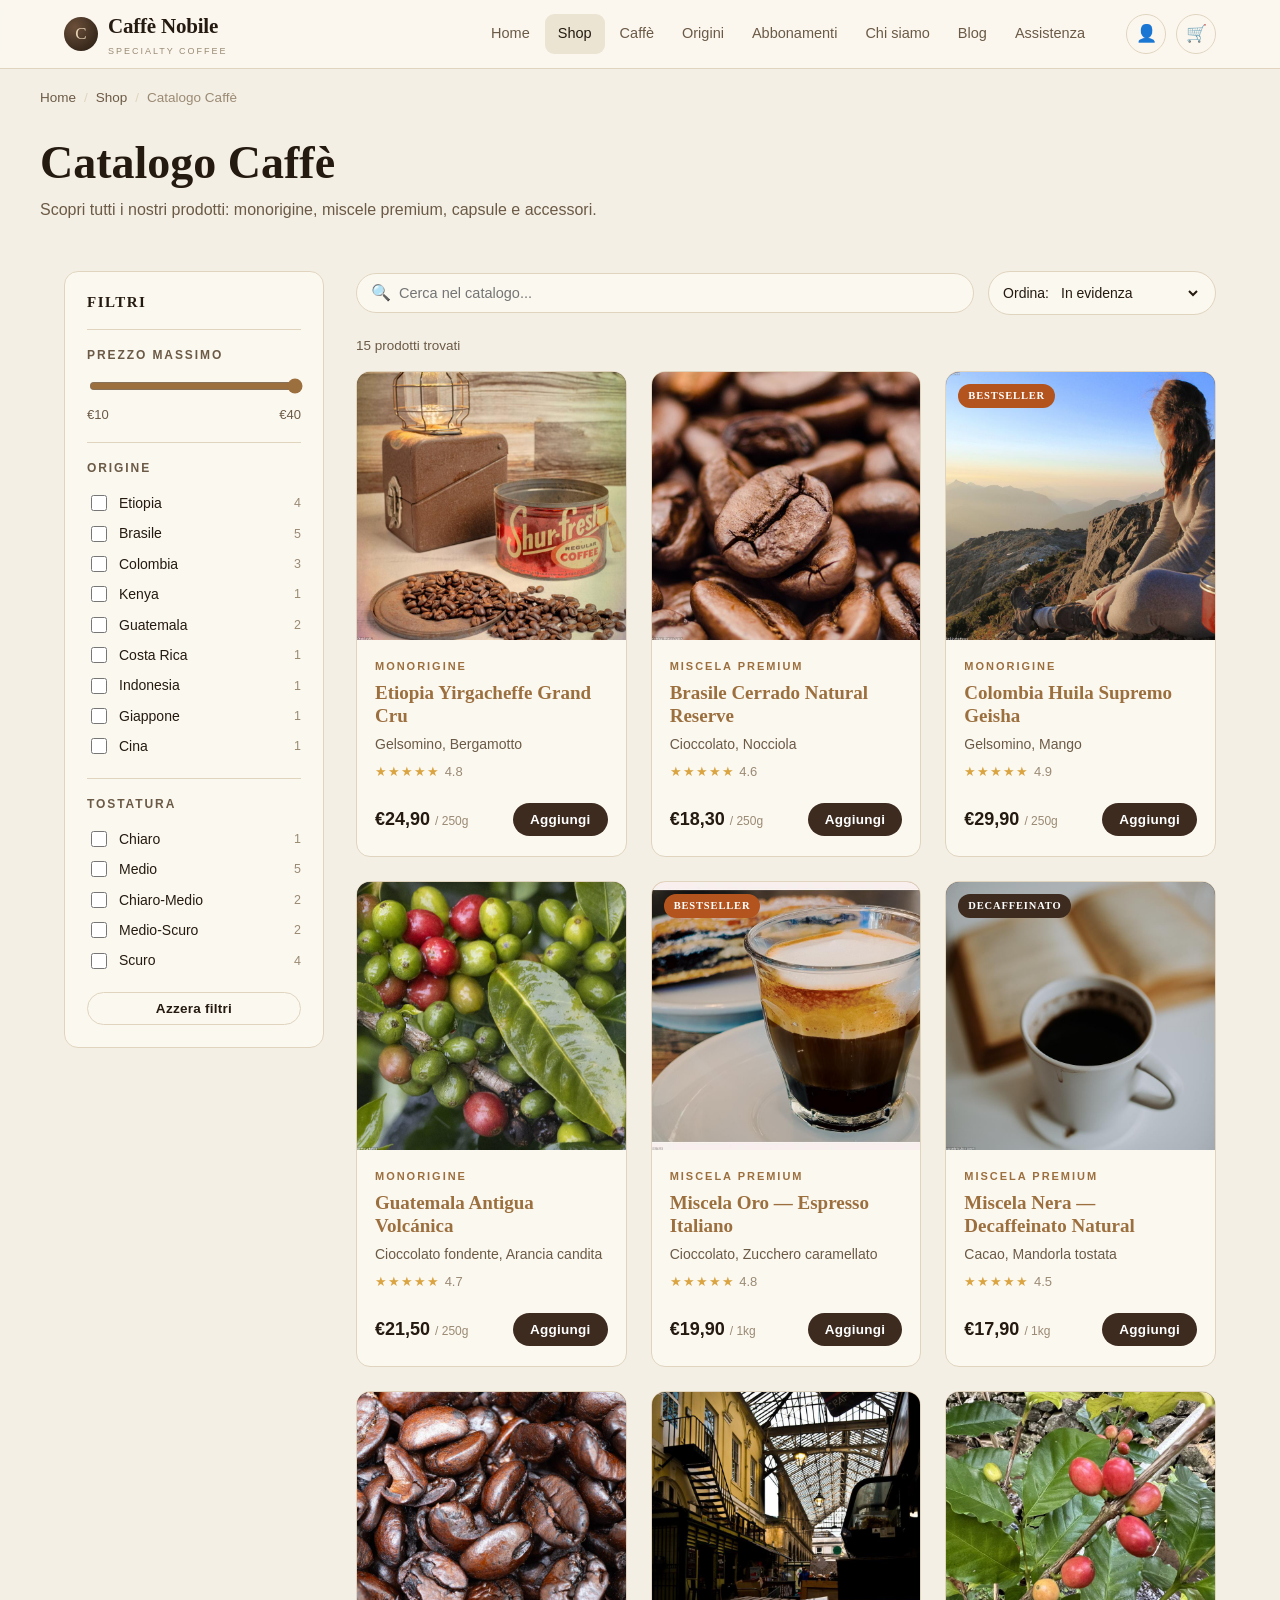
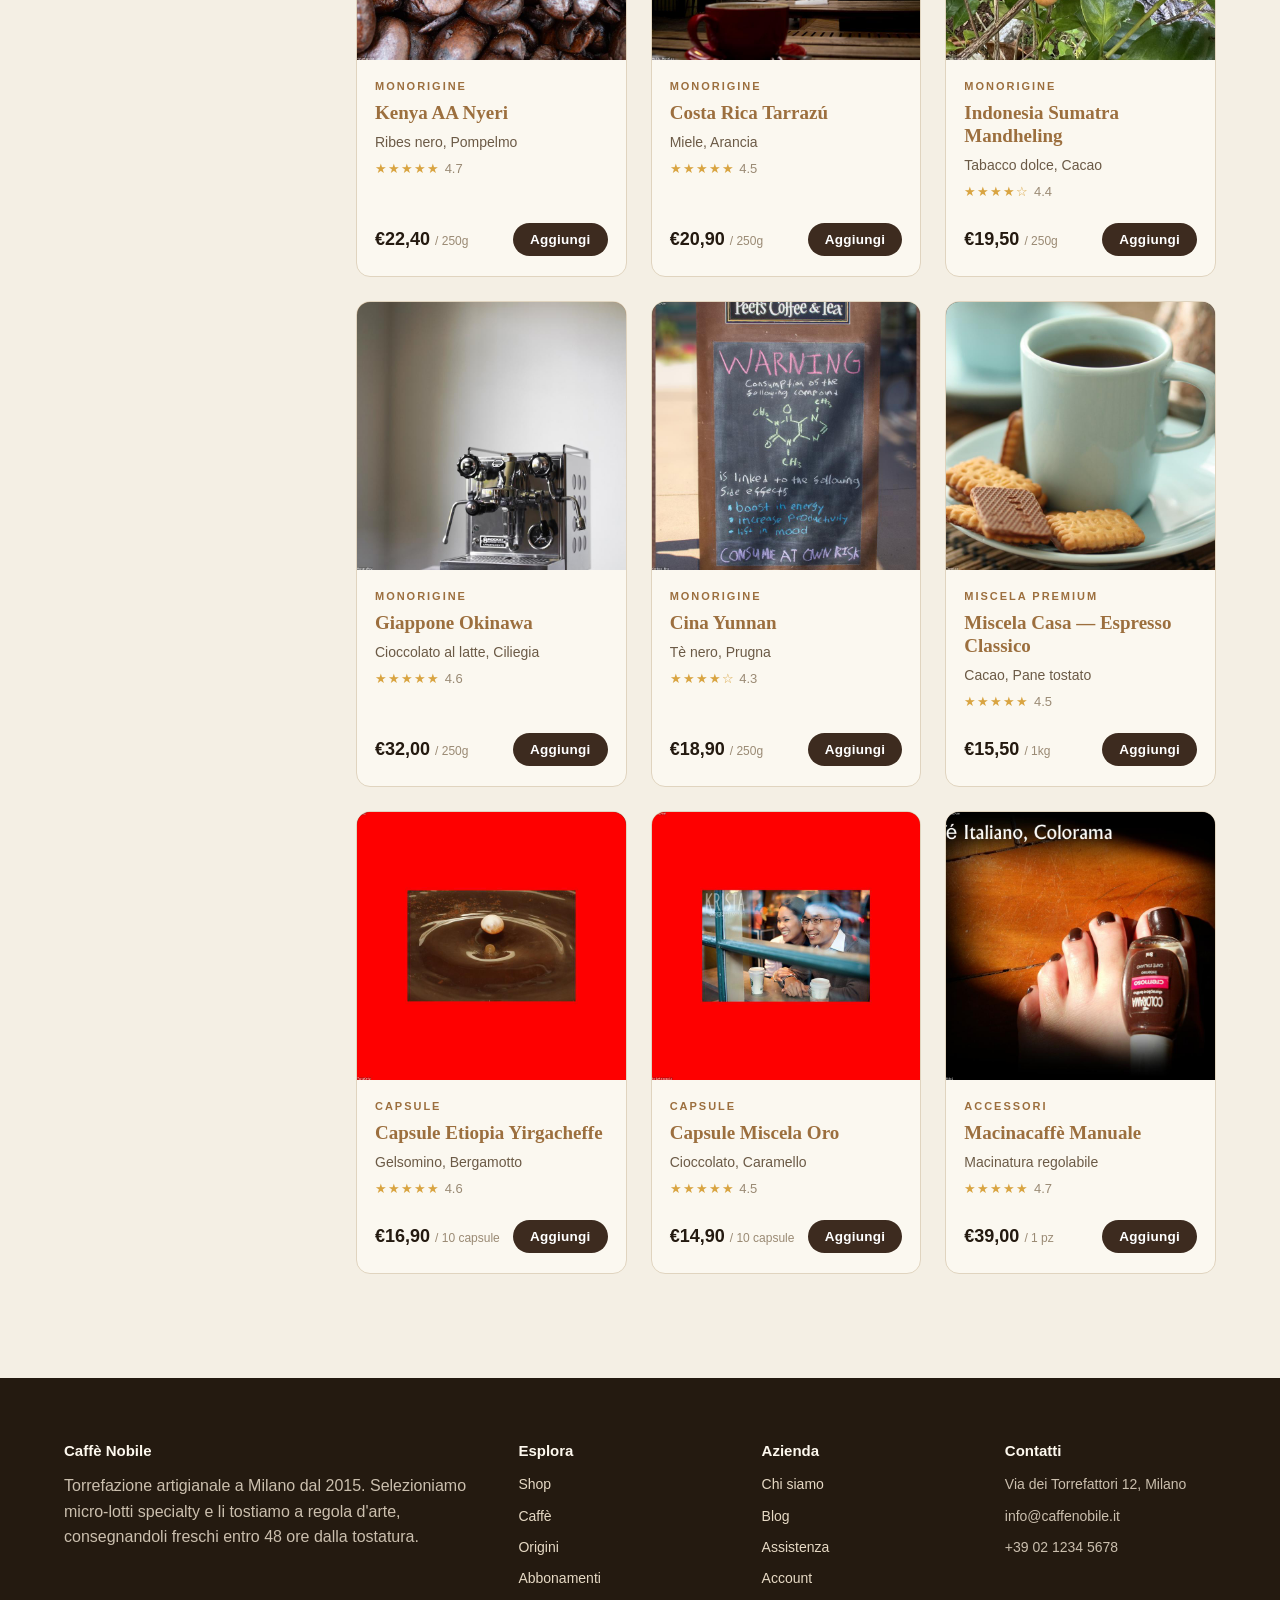
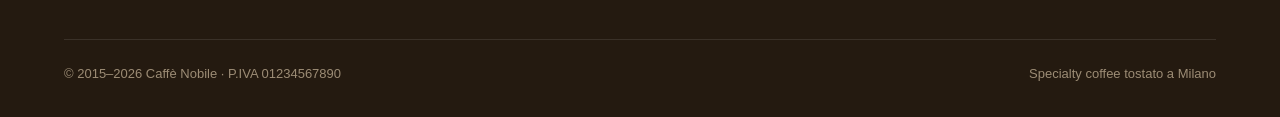
<file: caffe-nobile/shop.html>
<!DOCTYPE html>
<html lang="it">
<head>
  <meta charset="UTF-8">
  <meta name="viewport" content="width=device-width, initial-scale=1.0">
  <title>Catalogo Caffè — Caffè Nobile</title>
  <meta name="description" content="Scopri tutti i nostri caffè specialty: monorigine, miscele premium, capsule e accessori.">
  <link rel="stylesheet" href="assets/css/design-system.css">
</head>
<body>
  <header class="site-header">
    <div class="container header-inner">
      <a class="brand" href="index.html">
        <span class="brand-mark">C</span>
        <span>
          <span class="brand-name">Caffè Nobile</span>
          <span class="brand-tag">Specialty Coffee</span>
        </span>
      </a>
      <nav class="nav">
        <a href="index.html">Home</a>
        <a href="shop.html" class="active">Shop</a>
        <a href="caffe.html">Caffè</a>
        <a href="origini.html">Origini</a>
        <a href="abbonamenti.html">Abbonamenti</a>
        <a href="chi-siamo.html">Chi siamo</a>
        <a href="blog.html">Blog</a>
        <a href="assistenza.html">Assistenza</a>
      </nav>
      <div class="header-actions">
        <a href="account.html" class="icon-btn" title="Account">👤</a>
        <a href="cart.html" class="icon-btn" title="Carrello">🛒<span class="cart-count" data-cart-count style="display:none">0</span></a>
        <button class="nav-toggle" aria-label="Menu">☰</button>
      </div>
    </div>
  </header>

  <div class="container breadcrumb">
    <a href="index.html">Home</a><span class="sep">/</span><a href="shop.html">Shop</a><span class="sep">/</span>Catalogo Caffè
  </div>

  <div class="container page-head">
    <h1>Catalogo Caffè</h1>
    <p>Scopri tutti i nostri prodotti: monorigine, miscele premium, capsule e accessori.</p>
  </div>

  <section class="section" style="padding-top:24px;">
    <div class="container">
      <div class="shop-layout" data-shop>
        <aside class="filters" id="filters"></aside>
        <div>
          <div class="shop-toolbar">
            <div class="search-box">
              <span class="mag">🔍</span>
              <input type="text" id="search" placeholder="Cerca nel catalogo...">
            </div>
            <label class="select" style="display:flex; align-items:center; gap:8px;">
              Ordina:
              <select id="sort" class="select" style="border:0; padding:0;">
                <option value="featured">In evidenza</option>
                <option value="rating">Valutazione</option>
                <option value="price-asc">Prezzo crescente</option>
                <option value="price-desc">Prezzo decrescente</option>
              </select>
            </label>
          </div>
          <p class="result-count" id="count"></p>
          <div class="grid grid-3" id="grid"></div>
        </div>
      </div>
    </div>
  </section>

  <footer class="footer">
    <div class="container">
      <div class="footer-grid">
        <div>
          <h4>Caffè Nobile</h4>
          <p>Torrefazione artigianale a Milano dal 2015. Selezioniamo micro-lotti specialty e li tostiamo a regola d'arte, consegnandoli freschi entro 48 ore dalla tostatura.</p>
        </div>
        <div>
          <h4>Esplora</h4>
          <ul>
            <li><a href="shop.html">Shop</a></li>
            <li><a href="caffe.html">Caffè</a></li>
            <li><a href="origini.html">Origini</a></li>
            <li><a href="abbonamenti.html">Abbonamenti</a></li>
          </ul>
        </div>
        <div>
          <h4>Azienda</h4>
          <ul>
            <li><a href="chi-siamo.html">Chi siamo</a></li>
            <li><a href="blog.html">Blog</a></li>
            <li><a href="assistenza.html">Assistenza</a></li>
            <li><a href="account.html">Account</a></li>
          </ul>
        </div>
        <div>
          <h4>Contatti</h4>
          <ul>
            <li>Via dei Torrefattori 12, Milano</li>
            <li>info@caffenobile.it</li>
            <li>+39 02 1234 5678</li>
          </ul>
        </div>
      </div>
      <div class="footer-bottom">
        <span>© 2015–2026 Caffè Nobile · P.IVA 01234567890</span>
        <span>Specialty coffee tostato a Milano</span>
      </div>
    </div>
  </footer>

  <script src="assets/js/catalog.js"></script>
  <script src="assets/js/main.js"></script>
  <script>
    const params = new URLSearchParams(location.search);
    const cat = params.get("cat");
    const originParam = params.get("origin");
    const roastParam = params.get("roast");
    const baseList = cat ? PRODUCTS.filter(p => p.cat === cat) : PRODUCTS;

    const filtersEl = document.getElementById("filters");
    const gridEl = document.getElementById("grid");
    const countEl = document.getElementById("count");
    const searchEl = document.getElementById("search");
    const sortEl = document.getElementById("sort");

    const maxPrice = Math.ceil(Math.max(...baseList.map(p => p.price)) / 10) * 10;
    renderFilters(filtersEl, {
      origins: baseList.flatMap(p => p.origins),
      roasts: baseList.map(p => p.roast).filter(Boolean),
      maxPrice
    });

    function refresh() {
      const q = (searchEl.value || "").toLowerCase();
      let list = baseList.filter(p => {
        if (!q) return true;
        return (p.name + " " + p.notes + " " + p.cat + " " + p.origins.join(" ")).toLowerCase().includes(q);
      });
      list = applyFilters(list, currentFilters(filtersEl));
      list = sortProducts(list, sortEl.value);
      renderProducts(gridEl, list);
      countEl.textContent = list.length + (list.length === 1 ? " prodotto trovato" : " prodotti trovati");
      if (!list.length) {
        gridEl.innerHTML = `<div class="empty" style="grid-column:1/-1"><div class="big">🫘</div><p>Nessun prodotto corrisponde ai filtri.</p></div>`;
      }
    }

    window.__shopRefresh = refresh;
    searchEl.addEventListener("input", refresh);
    sortEl.addEventListener("change", refresh);

    if (originParam) {
      filtersEl.querySelectorAll(".f-origin").forEach(cb => {
        if (cb.value === originParam) cb.checked = true;
      });
    }
    if (roastParam) {
      filtersEl.querySelectorAll(".f-roast").forEach(cb => {
        if (cb.value === roastParam) cb.checked = true;
      });
    }

    refresh();
  </script>
</body>
</html>
</file>
<file: caffe-nobile/assets/css/design-system.css>
/* ============================================================
   Caffè Nobile — Design System
   Specialty Coffee e-commerce
   ============================================================ */

:root {
  /* Palette */
  --bg: #f4efe4;          /* cream */
  --bg-soft: #ece4d3;     /* deeper cream */
  --surface: #fbf8f0;     /* card */
  --surface-2: #fffdf7;
  --ink: #241a10;         /* near-black coffee */
  --ink-soft: #6b5a46;    /* muted brown */
  --ink-faint: #9a8a74;
  --brown: #3d2b1f;       /* dark roast */
  --brown-deep: #241a10;
  --accent: #b8895a;      /* caramel */
  --accent-deep: #9c6f3e;
  --accent-soft: #e7d2b6;
  --line: #e0d4bf;        /* hairline */
  --success: #4a7c4f;
  --danger: #a34a3a;
  --star: #d9a441;

  /* Type */
  --font-serif: Georgia, "Times New Roman", "Playfair Display", serif;
  --font-sans: -apple-system, BlinkMacSystemFont, "Segoe UI", Roboto, Helvetica, Arial, sans-serif;

  /* Metrics */
  --radius: 14px;
  --radius-sm: 9px;
  --shadow-sm: 0 1px 3px rgba(36, 26, 16, .08);
  --shadow-md: 0 6px 24px rgba(36, 26, 16, .10);
  --shadow-lg: 0 16px 48px rgba(36, 26, 16, .16);
  --max: 1200px;
  --header-h: 68px;
}

* { box-sizing: border-box; }

html { scroll-behavior: smooth; }

body {
  margin: 0;
  font-family: var(--font-sans);
  color: var(--ink);
  background: var(--bg);
  line-height: 1.6;
  -webkit-font-smoothing: antialiased;
}

h1, h2, h3, h4 {
  font-family: var(--font-serif);
  font-weight: 700;
  line-height: 1.15;
  color: var(--ink);
  margin: 0 0 .5em;
}

p { margin: 0 0 1em; }
a { color: var(--accent-deep); text-decoration: none; }
a:hover { text-decoration: underline; }
img { max-width: 100%; display: block; }
button { font-family: inherit; cursor: pointer; }

.container { max-width: var(--max); margin: 0 auto; padding: 0 24px; }

/* ------------------------------------------------------------
   Header / Nav
   ------------------------------------------------------------ */
.site-header {
  position: sticky;
  top: 0;
  z-index: 50;
  background: rgba(251, 248, 240, .92);
  backdrop-filter: blur(8px);
  border-bottom: 1px solid var(--line);
}
.header-inner {
  display: flex;
  align-items: center;
  gap: 28px;
  height: var(--header-h);
}
.brand {
  display: flex;
  align-items: center;
  gap: 10px;
  text-decoration: none;
  color: var(--ink);
}
.brand:hover { text-decoration: none; }
.brand-mark {
  width: 34px; height: 34px;
  border-radius: 50%;
  background: radial-gradient(circle at 32% 30%, #6b4f3a, var(--brown-deep));
  display: grid; place-items: center;
  color: var(--accent-soft);
  font-family: var(--font-serif);
  font-size: 17px;
}
.brand-name { font-family: var(--font-serif); font-size: 21px; font-weight: 700; letter-spacing: -.01em; }
.brand-tag { display: block; font-family: var(--font-sans); font-size: 9px; letter-spacing: .22em; text-transform: uppercase; color: var(--ink-faint); }

.nav { display: flex; gap: 2px; margin-left: auto; }
.nav a {
  color: var(--ink-soft);
  text-decoration: none;
  padding: 8px 13px;
  border-radius: var(--radius-sm);
  font-size: 14.5px;
  font-weight: 500;
  white-space: nowrap;
}
.nav a:hover { color: var(--ink); background: var(--bg-soft); text-decoration: none; }
.nav a.active { color: var(--ink); background: var(--bg-soft); }

.header-actions { display: flex; align-items: center; gap: 10px; }
.icon-btn {
  position: relative;
  width: 40px; height: 40px;
  border: 1px solid var(--line);
  border-radius: 50%;
  background: transparent;
  display: grid; place-items: center;
  color: var(--ink);
  font-size: 17px;
  transition: .15s;
}
.icon-btn:hover { background: var(--bg-soft); }
.cart-count {
  position: absolute; top: -4px; right: -4px;
  min-width: 18px; height: 18px;
  padding: 0 4px;
  border-radius: 9px;
  background: var(--accent-deep);
  color: #fff; font-size: 11px; font-weight: 700;
  display: grid; place-items: center;
}

.nav-toggle {
  display: none;
  background: none; border: 1px solid var(--line); border-radius: var(--radius-sm);
  width: 40px; height: 40px; font-size: 20px; color: var(--ink);
}

/* ------------------------------------------------------------
   Buttons
   ------------------------------------------------------------ */
.btn {
  display: inline-flex;
  align-items: center;
  justify-content: center;
  gap: 8px;
  padding: 12px 24px;
  border-radius: 999px;
  border: 1px solid transparent;
  font-size: 14.5px;
  font-weight: 600;
  letter-spacing: .02em;
  text-decoration: none;
  transition: .18s;
  white-space: nowrap;
}
.btn:hover { text-decoration: none; }
.btn-primary { background: var(--brown); color: #fff; }
.btn-primary:hover { background: var(--brown-deep); }
.btn-accent { background: var(--accent); color: #fff; }
.btn-accent:hover { background: var(--accent-deep); }
.btn-ghost { background: transparent; border-color: var(--line); color: var(--ink); }
.btn-ghost:hover { background: var(--bg-soft); }
.btn-light { background: #fff; color: var(--brown); }
.btn-light:hover { background: var(--accent-soft); }
.btn-sm { padding: 8px 16px; font-size: 13.5px; }
.btn-block { width: 100%; }

/* ------------------------------------------------------------
   Hero
   ------------------------------------------------------------ */
.hero {
  background:
    linear-gradient(120deg, rgba(26, 17, 10, .60), rgba(26, 17, 10, .32)),
    url("../img/hero.jpg") center / cover no-repeat;
  color: #f0e7d8;
  padding: 92px 0 96px;
}
.hero h1, .hero p, .hero-kicker { text-shadow: 0 2px 14px rgba(0, 0, 0, .55); }
.hero .container { max-width: var(--max); }
.hero-kicker {
  font-size: 12px; letter-spacing: .28em; text-transform: uppercase;
  color: var(--accent); font-weight: 700; margin-bottom: 18px;
}
.hero h1 { font-size: clamp(40px, 6vw, 68px); color: #fdf8ee; margin-bottom: 20px; max-width: 16ch; }
.hero p { font-size: 18px; color: #d9cbb4; max-width: 54ch; margin-bottom: 14px; }
.hero-actions { display: flex; gap: 14px; margin-top: 28px; flex-wrap: wrap; }
.hero-note { margin-top: 30px; font-size: 13px; color: #b6a585; display: flex; gap: 20px; flex-wrap: wrap; }

/* ------------------------------------------------------------
   Sections
   ------------------------------------------------------------ */
.section { padding: 64px 0; }
.section-alt { background: var(--surface); border-top: 1px solid var(--line); border-bottom: 1px solid var(--line); }
.section-head { display: flex; align-items: flex-end; justify-content: space-between; gap: 20px; margin-bottom: 32px; }
.section-kicker { font-size: 12px; letter-spacing: .24em; text-transform: uppercase; color: var(--accent-deep); font-weight: 700; margin-bottom: 8px; }
.section h2 { font-size: clamp(28px, 4vw, 40px); margin: 0; }
.section-sub { color: var(--ink-soft); max-width: 60ch; margin: 0; }

/* ------------------------------------------------------------
   Product cards / grid
   ------------------------------------------------------------ */
.grid { display: grid; gap: 24px; }
.grid-3 { grid-template-columns: repeat(3, 1fr); }
.grid-4 { grid-template-columns: repeat(4, 1fr); }

.product-card {
  background: var(--surface);
  border: 1px solid var(--line);
  border-radius: var(--radius);
  overflow: hidden;
  display: flex; flex-direction: column;
  transition: .2s;
}
.product-card:hover { transform: translateY(-4px); box-shadow: var(--shadow-md); }
.product-media {
  aspect-ratio: 1 / 1;
  display: grid; place-items: center;
  font-family: var(--font-serif);
  color: #f0e3c9;
  position: relative;
  overflow: hidden;
}
.product-media img { position: absolute; inset: 0; width: 100%; height: 100%; object-fit: cover; transition: .3s; }
.product-card:hover .product-media img { transform: scale(1.05); }
.product-media .pkg { font-size: 44px; filter: drop-shadow(0 6px 12px rgba(0,0,0,.25)); position: relative; }
.product-badge {
  position: absolute; top: 12px; left: 12px;
  padding: 4px 10px; border-radius: 999px;
  font-size: 10.5px; font-weight: 700; letter-spacing: .08em; text-transform: uppercase;
  background: var(--accent-deep); color: #fff;
}
.product-badge.bestseller { background: #b3541e; }
.product-badge.decaf { background: var(--brown); }
.product-badge.bio { background: #5c7a4f; }
.product-body { padding: 18px 18px 20px; display: flex; flex-direction: column; gap: 6px; flex: 1; }
.product-cat { font-size: 11px; letter-spacing: .18em; text-transform: uppercase; color: var(--accent-deep); font-weight: 700; }
.product-name { font-family: var(--font-serif); font-size: 19px; line-height: 1.2; margin: 0; }
.product-notes { color: var(--ink-soft); font-size: 14px; margin: 0; }
.product-foot { margin-top: auto; padding-top: 14px; display: flex; align-items: center; justify-content: space-between; gap: 10px; }
.product-price { font-weight: 700; font-size: 18px; color: var(--ink); }
.product-price .cur { font-size: 12px; font-weight: 500; color: var(--ink-faint); }
.rating { color: var(--star); font-size: 13px; letter-spacing: 1px; }
.rating .rt-txt { color: var(--ink-faint); font-family: var(--font-sans); letter-spacing: 0; }

/* ------------------------------------------------------------
   Category tiles
   ------------------------------------------------------------ */
.cat-tile {
  position: relative;
  border-radius: var(--radius);
  overflow: hidden;
  aspect-ratio: 4 / 3;
  display: flex; flex-direction: column; justify-content: flex-end;
  padding: 20px;
  color: #fdf8ee;
  text-decoration: none;
  background: var(--brown);
}
.cat-tile:hover { text-decoration: none; }
.cat-tile img { position: absolute; inset: 0; width: 100%; height: 100%; object-fit: cover; }
.cat-tile::after { content: ""; position: absolute; inset: 0; background: linear-gradient(to top, rgba(20,12,6,.88), rgba(20,12,6,.12) 62%); }
.cat-tile .cat-name, .cat-tile .cat-count, .cat-tile .cat-desc { position: relative; z-index: 1; }
.cat-tile .cat-name { font-family: var(--font-serif); font-size: 22px; margin: 0; color: #fff; }
.cat-tile .cat-count { font-size: 12.5px; color: rgba(255,255,255,.75); }
.cat-tile .cat-desc { font-size: 13.5px; color: rgba(255,255,255,.85); margin: 4px 0 0; }

/* ------------------------------------------------------------
   Shop layout
   ------------------------------------------------------------ */
.shop-layout { display: grid; grid-template-columns: 260px 1fr; gap: 32px; align-items: start; }
.filters { background: var(--surface); border: 1px solid var(--line); border-radius: var(--radius); padding: 22px; position: sticky; top: calc(var(--header-h) + 20px); }
.filters h3 { font-size: 15px; letter-spacing: .1em; text-transform: uppercase; margin-bottom: 18px; }
.filter-group { border-top: 1px solid var(--line); padding: 16px 0; }
.filter-group label.ft { font-size: 12px; letter-spacing: .16em; text-transform: uppercase; color: var(--ink-soft); font-weight: 700; display: block; margin-bottom: 10px; }
.filter-opt { display: flex; align-items: center; gap: 9px; padding: 4px 0; font-size: 14px; color: var(--ink); cursor: pointer; }
.filter-opt input { accent-color: var(--accent-deep); width: 16px; height: 16px; }
.filter-opt .cnt { margin-left: auto; color: var(--ink-faint); font-size: 12.5px; }
.price-range { width: 100%; accent-color: var(--accent-deep); }
.price-out { display: flex; justify-content: space-between; font-size: 13px; color: var(--ink-soft); margin-top: 4px; }

.shop-toolbar { display: flex; align-items: center; gap: 14px; margin-bottom: 20px; flex-wrap: wrap; }
.search-box { flex: 1; min-width: 220px; position: relative; }
.search-box input {
  width: 100%; padding: 11px 16px 11px 42px;
  border: 1px solid var(--line); border-radius: 999px; background: var(--surface);
  font-size: 14.5px; color: var(--ink);
}
.search-box input:focus { outline: none; border-color: var(--accent); }
.search-box .mag { position: absolute; left: 15px; top: 50%; transform: translateY(-50%); color: var(--ink-faint); }
.result-count { color: var(--ink-soft); font-size: 13.5px; }
.select {
  padding: 10px 14px; border: 1px solid var(--line); border-radius: 999px;
  background: var(--surface); font-size: 14px; color: var(--ink);
}

/* ------------------------------------------------------------
   Breadcrumb
   ------------------------------------------------------------ */
.breadcrumb { padding: 18px 0 0; font-size: 13.5px; color: var(--ink-faint); }
.breadcrumb a { color: var(--ink-soft); }
.breadcrumb .sep { margin: 0 8px; color: var(--line); }

.page-head { padding: 28px 0 8px; }
.page-head h1 { font-size: clamp(30px, 4.5vw, 46px); margin-bottom: 8px; }
.page-head p { color: var(--ink-soft); max-width: 68ch; }

/* ------------------------------------------------------------
   Product detail
   ------------------------------------------------------------ */
.pdp { display: grid; grid-template-columns: 1fr 1fr; gap: 48px; align-items: start; }
.pdp-media { aspect-ratio: 1/1; border-radius: var(--radius); display: grid; place-items: center; font-family: var(--font-serif); font-size: 96px; position: relative; overflow: hidden; background: var(--brown); }
.pdp-media img { position: absolute; inset: 0; width: 100%; height: 100%; object-fit: cover; }
.pdp-buy { border: 1px solid var(--line); border-radius: var(--radius); background: var(--surface); padding: 24px; }
.pdp-price { font-size: 32px; font-weight: 700; }
.qty { display: inline-flex; align-items: center; border: 1px solid var(--line); border-radius: 999px; overflow: hidden; }
.qty button { width: 40px; height: 40px; background: transparent; border: 0; font-size: 18px; color: var(--ink); }
.qty input { width: 44px; text-align: center; border: 0; font-size: 15px; -moz-appearance: textfield; }
.qty input::-webkit-outer-spin-button, .qty input::-webkit-inner-spin-button { -webkit-appearance: none; margin: 0; }
.attr { display: flex; gap: 10px; flex-wrap: wrap; }
.chip { padding: 7px 14px; border: 1px solid var(--line); border-radius: 999px; font-size: 13px; color: var(--ink-soft); background: var(--surface); }
.chip b { color: var(--ink); font-weight: 600; }

/* ------------------------------------------------------------
   Tables (cart / admin)
   ------------------------------------------------------------ */
.table { width: 100%; border-collapse: collapse; }
.table th { text-align: left; font-size: 12px; letter-spacing: .12em; text-transform: uppercase; color: var(--ink-faint); padding: 12px 14px; border-bottom: 1px solid var(--line); }
.table td { padding: 16px 14px; border-bottom: 1px solid var(--line); vertical-align: middle; }
.table tr:last-child td { border-bottom: 0; }
.thumb { width: 56px; height: 56px; border-radius: var(--radius-sm); display: grid; place-items: center; font-family: var(--font-serif); color: #fff; font-size: 22px; }

/* ------------------------------------------------------------
   Forms
   ------------------------------------------------------------ */
.field { margin-bottom: 18px; }
.field label { display: block; font-size: 13px; font-weight: 600; color: var(--ink-soft); margin-bottom: 6px; }
.field input, .field select, .field textarea {
  width: 100%; padding: 12px 14px;
  border: 1px solid var(--line); border-radius: var(--radius-sm);
  background: var(--surface-2); font-size: 15px; color: var(--ink); font-family: inherit;
}
.field input:focus, .field select:focus, .field textarea:focus { outline: none; border-color: var(--accent); }
.form-row { display: grid; grid-template-columns: 1fr 1fr; gap: 16px; }
.form-row-3 { display: grid; grid-template-columns: 1fr 1fr 1fr; gap: 16px; }

/* ------------------------------------------------------------
   Cards / panels
   ------------------------------------------------------------ */
.panel { background: var(--surface); border: 1px solid var(--line); border-radius: var(--radius); padding: 24px; }
.panel h3 { font-size: 20px; }
.summary-line { display: flex; justify-content: space-between; padding: 8px 0; font-size: 14.5px; color: var(--ink-soft); }
.summary-line.total { border-top: 1px solid var(--line); margin-top: 8px; padding-top: 14px; color: var(--ink); font-weight: 700; font-size: 17px; }

.stat { background: var(--surface); border: 1px solid var(--line); border-radius: var(--radius); padding: 20px; }
.stat .stat-num { font-family: var(--font-serif); font-size: 34px; font-weight: 700; }
.stat .stat-label { color: var(--ink-soft); font-size: 13px; }

/* ------------------------------------------------------------
   Misc
   ------------------------------------------------------------ */
.toast {
  position: fixed; bottom: 24px; left: 50%; transform: translateX(-50%) translateY(20px);
  background: var(--brown-deep); color: #fff; padding: 13px 22px; border-radius: 999px;
  font-size: 14px; box-shadow: var(--shadow-lg); opacity: 0; pointer-events: none; transition: .25s;
  z-index: 100;
}
.toast.show { opacity: 1; transform: translateX(-50%) translateY(0); }

.empty { text-align: center; padding: 60px 20px; color: var(--ink-soft); }
.empty .big { font-size: 56px; margin-bottom: 8px; }

.badge-dot { display: inline-block; width: 9px; height: 9px; border-radius: 50%; margin-right: 6px; }
.tags { display: flex; gap: 8px; flex-wrap: wrap; }

.origin-card { background: var(--surface); border: 1px solid var(--line); border-radius: var(--radius); overflow: hidden; }
.origin-hero { padding: 26px; color: #f0e3c9; position: relative; overflow: hidden; background: var(--brown); }
.origin-hero img { position: absolute; inset: 0; width: 100%; height: 100%; object-fit: cover; }
.origin-hero::after { content: ""; position: absolute; inset: 0; background: linear-gradient(to top, rgba(20,12,6,.88), rgba(20,12,6,.28)); }
.origin-hero .origin-region, .origin-hero h2, .origin-hero h3 { position: relative; z-index: 1; }
.origin-hero .product-badge { z-index: 1; }
.origin-body { padding: 24px; }
.origin-region { font-size: 11px; letter-spacing: .2em; text-transform: uppercase; color: var(--accent-deep); font-weight: 700; }

.footer { background: var(--brown-deep); color: #cbbfae; padding: 64px 0 32px; margin-top: 40px; }
.footer a { color: #e6d9c4; }
.footer-grid { display: grid; grid-template-columns: 2fr 1fr 1fr 1fr; gap: 32px; }
.footer h4 { color: #fdf8ee; font-size: 15px; margin-bottom: 14px; font-family: var(--font-sans); }
.footer ul { list-style: none; padding: 0; margin: 0; }
.footer li { margin-bottom: 9px; font-size: 14px; }
.footer-bottom { border-top: 1px solid rgba(255,255,255,.1); margin-top: 40px; padding-top: 24px; font-size: 13px; color: #9c8c75; display: flex; justify-content: space-between; flex-wrap: wrap; gap: 12px; }

/* ------------------------------------------------------------
   Responsive
   ------------------------------------------------------------ */
@media (max-width: 960px) {
  .grid-4 { grid-template-columns: repeat(3, 1fr); }
  .shop-layout { grid-template-columns: 1fr; }
  .filters { position: static; }
  .pdp { grid-template-columns: 1fr; }
  .footer-grid { grid-template-columns: 1fr 1fr; }
}
@media (max-width: 720px) {
  .grid-3, .grid-4 { grid-template-columns: repeat(2, 1fr); }
  .nav {
    position: absolute; top: var(--header-h); left: 0; right: 0;
    flex-direction: column; gap: 0;
    background: var(--surface);
    border-bottom: 1px solid var(--line);
    padding: 8px 16px 16px;
    display: none;
  }
  .nav.open { display: flex; }
  .nav a { padding: 12px 8px; border-radius: 0; border-bottom: 1px solid var(--line); }
  .nav a:last-child { border-bottom: 0; }
  .nav-toggle { display: block; }
  .brand-tag { display: none; }
  .form-row, .form-row-3 { grid-template-columns: 1fr; }
  .section { padding: 44px 0; }
}
@media (max-width: 480px) {
  .grid-3, .grid-4 { grid-template-columns: 1fr; }
}
</file>
